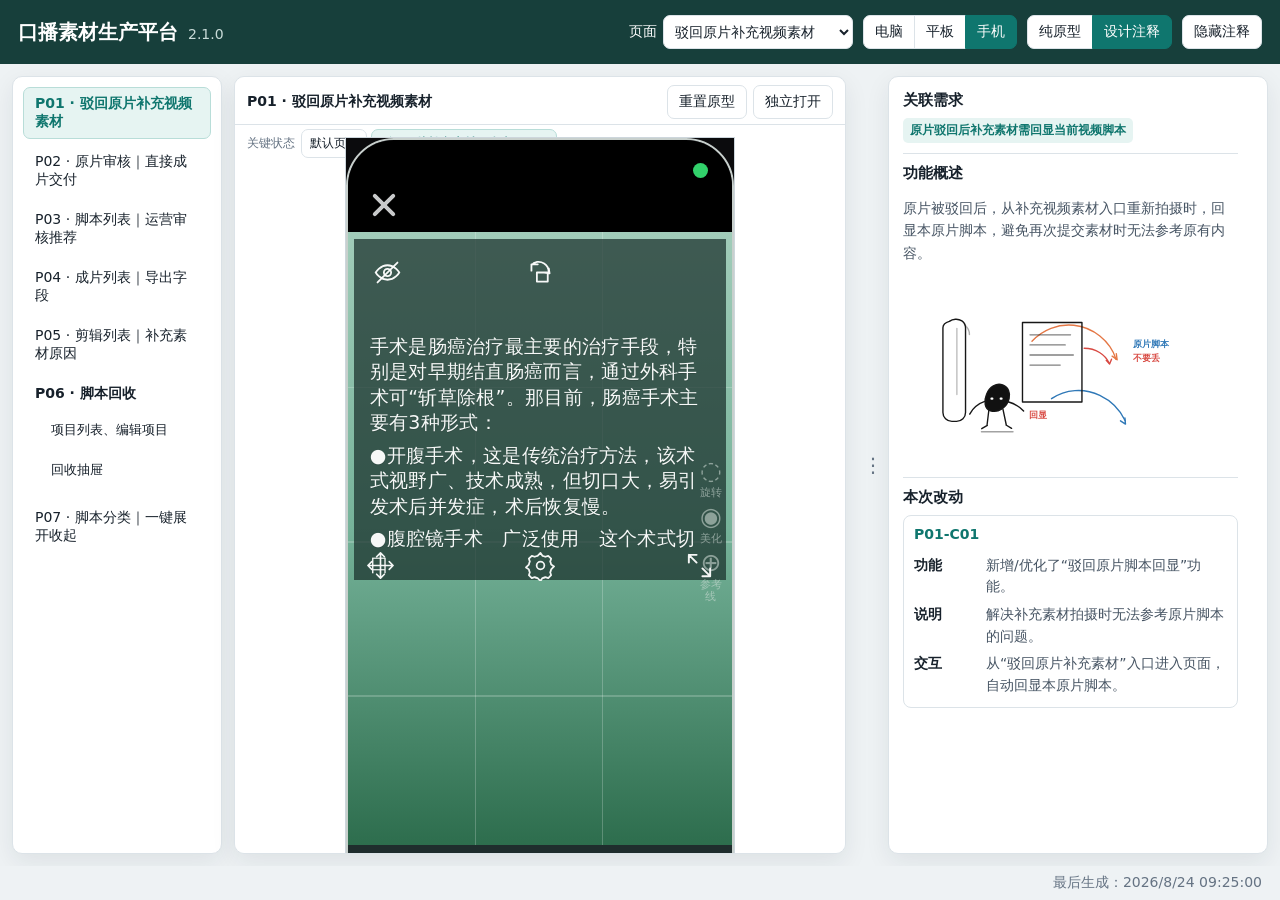
<file: index.html>
<!doctype html>
<html lang="zh-CN">
<head>
  <meta charset="utf-8">
  <meta name="viewport" content="width=device-width, initial-scale=1">
  <meta http-equiv="refresh" content="0; url=prototype-index.html">
  <title>正在打开 HTML 业务原型</title>
  <style>body{margin:0;display:grid;min-height:100vh;place-items:center;color:#334155;background:#f1f5f9;font:14px/1.5 -apple-system,BlinkMacSystemFont,"Segoe UI",sans-serif}a{color:#0f766e}</style>
</head>
<body>
  <p>正在打开承载页；未跳转请<a href="prototype-index.html">点击进入 HTML 业务原型</a>。</p>
  <script>
    const target = new URL("./prototype-index.html", window.location.href);
    target.search = window.location.search;
    target.hash = window.location.hash;
    window.location.replace(target.href);
  </script>
</body>
</html>
</file>
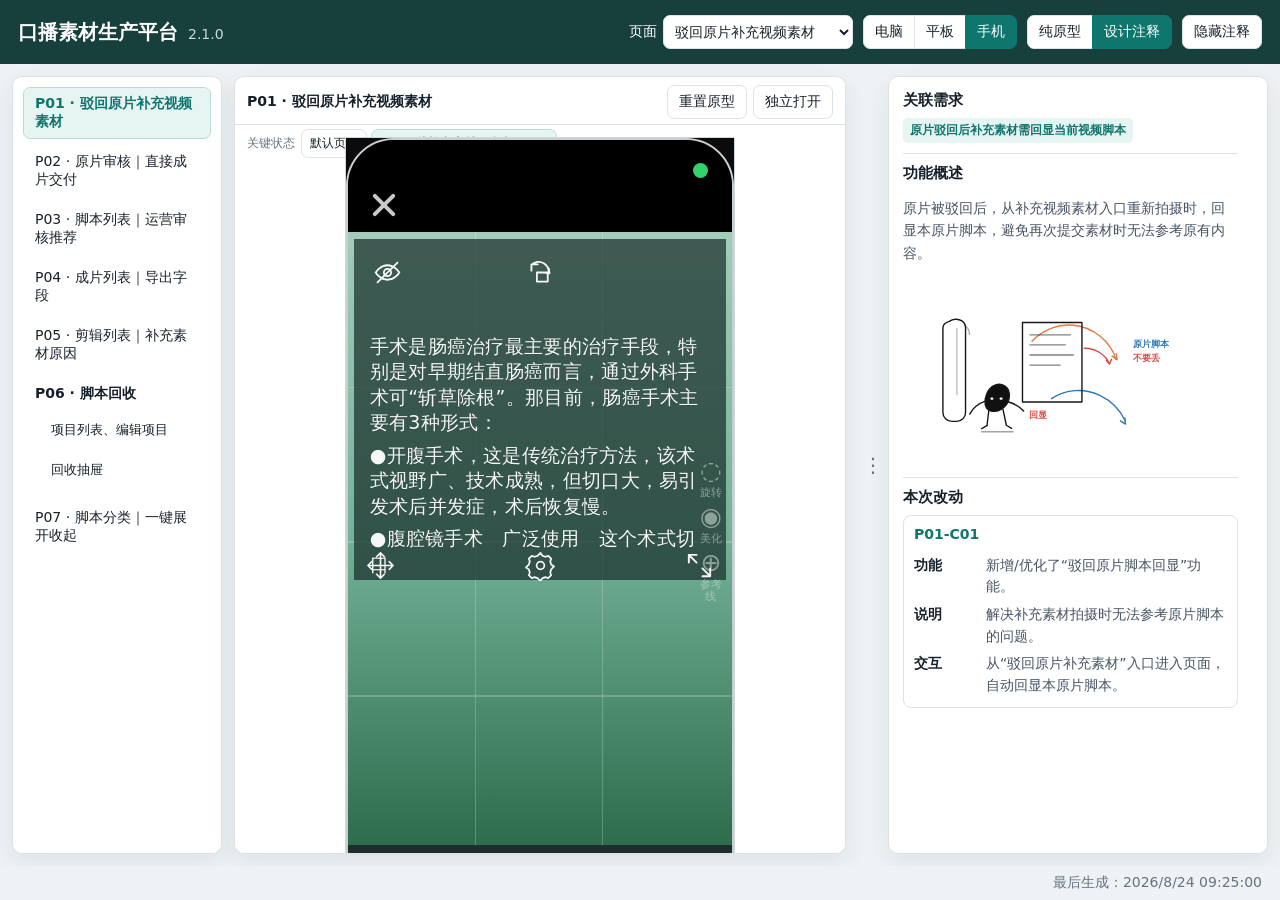
<file: prototype-index.html>
<!doctype html>
<html lang="zh-CN">
<head>
  <meta charset="utf-8">
  <meta name="viewport" content="width=device-width, initial-scale=1">
  <title>HTML 业务原型</title>
  <link rel="icon" href="data:,">
  <link rel="stylesheet" href="shared/frame.css?v=2.1.0">
</head>
<body>
  <header class="prototype-header">
    <div class="prototype-title">
      <strong id="project-name">HTML 原型</strong>
      <span id="project-version"></span>
    </div>
    <div class="prototype-controls" aria-label="原型控制">
      <label>页面 <select id="page-select" aria-label="切换页面"></select></label>
      <div class="segmented" aria-label="显示尺寸">
        <button type="button" data-viewport="desktop" aria-pressed="true">电脑</button>
        <button type="button" data-viewport="tablet" aria-pressed="false">平板</button>
        <button type="button" data-viewport="mobile" aria-pressed="false">手机</button>
      </div>
      <div class="segmented" aria-label="查看模式">
        <button type="button" data-mode="prototype" aria-pressed="false">纯原型</button>
        <button type="button" data-mode="annotation" aria-pressed="true">设计注释</button>
      </div>
      <button id="toggle-annotations" type="button" aria-controls="annotation-panel" aria-pressed="true">隐藏注释</button>
    </div>
  </header>

  <main class="prototype-layout">
    <nav id="page-nav" class="page-nav" aria-label="原型页面"></nav>

    <section class="prototype-stage" aria-label="原型画布">
      <div class="stage-toolbar">
        <strong id="current-page-title">当前页面</strong>
        <div id="scene-controls" class="scene-controls" hidden aria-label="子页面/弹窗切换"></div>
        <div class="stage-actions">
          <button id="reset-page" type="button">重置原型</button>
          <button id="open-page" type="button">独立打开</button>
        </div>
      </div>
      <div id="viewport-shell" class="viewport-shell" data-viewport="desktop">
        <iframe id="prototype-frame" title="业务原型页面"></iframe>
      </div>
    </section>

    <button id="annotation-resizer" class="annotation-resizer" type="button" aria-label="拖动调整注释区宽度" title="拖动调整注释区宽度"></button>

    <aside id="annotation-panel" class="annotation-panel" aria-label="设计说明">
      <section>
        <h2>关联需求</h2>
        <div id="page-requirements" class="requirement-list"></div>
      </section>
      <section>
        <h2>功能概述</h2>
        <p id="page-overview"></p>
        <p id="page-role" hidden></p>
        <img id="page-illustration" alt="" loading="lazy" decoding="async" fetchpriority="low" hidden>
      </section>
      <section id="page-flow-section" hidden>
        <h2>整体流程</h2>
        <div id="page-flow" class="flow-steps"></div>
      </section>
      <section>
        <h2>本次改动</h2>
        <div id="change-list"></div>
      </section>
    </aside>
  </main>

  <footer>最后生成：<time id="generated-at"></time></footer>
  <script src="prototype-data.js"></script>
  <script src="shared/frame.js?v=2.1.0"></script>
</body>
</html>
</file>
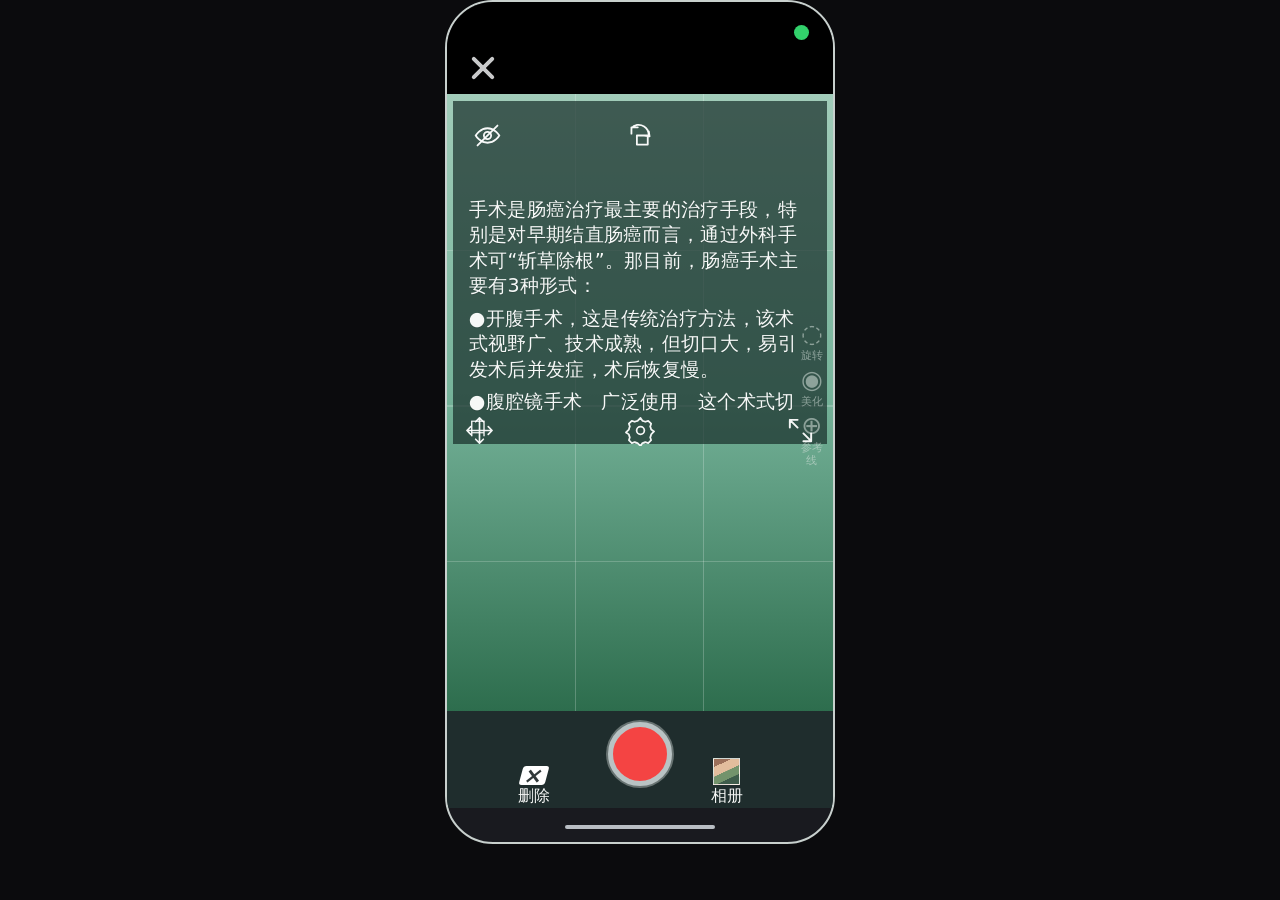
<file: pages/P01-rejected-source-supplement.html>
<!doctype html>
<html lang="zh-CN">
<head>
  <meta charset="utf-8">
  <meta name="viewport" content="width=device-width, initial-scale=1, viewport-fit=cover">
  <link rel="icon" href="data:,">
  <title>补充视频素材｜原片脚本回显</title>
  <style>
    :root {
      --phone-width: 390px;
      --ink: #f6f8f7;
      --green: #77b69a;
      --green-deep: #316f52;
      --green-panel: rgba(25, 48, 43, .72);
      --black: #080808;
      --control: #1f2d2d;
      --red: #f44443;
    }

    * { box-sizing: border-box; }
    html, body { min-height: 100%; }
    body {
      min-height: 100vh;
      margin: 0;
      overflow-x: hidden;
      overflow-y: auto;
      background: #0b0b0d;
      color: var(--ink);
      font-family: "Microsoft YaHei", "PingFang SC", system-ui, sans-serif;
    }

    button { font: inherit; }
    button:focus-visible { outline: 3px solid #f2b84b; outline-offset: 3px; }

    .phone {
      position: relative;
      width: min(var(--phone-width), 100%);
      height: auto;
      aspect-ratio: 390 / 844;
      min-height: 620px;
      margin: 0 auto;
      overflow: hidden;
      background: #191a1f;
      border: 2px solid #c8d0cd;
      border-radius: 48px;
      box-shadow: 0 1px 0 rgba(255,255,255,.32) inset;
      isolation: isolate;
    }

    .top-black {
      position: absolute;
      inset: 0 0 auto;
      z-index: 3;
      height: 11%;
      background: #000;
    }

    .green-dot {
      position: absolute;
      top: 25%;
      right: 6.2%;
      width: 15px;
      height: 15px;
      border-radius: 50%;
      background: #32d16b;
    }

    .close-button {
      position: absolute;
      top: 56%;
      left: 5.4%;
      width: 26px;
      height: 26px;
      padding: 0;
      border: 0;
      background: transparent;
      color: transparent;
      cursor: pointer;
    }
    .close-button::before, .close-button::after {
      content: "";
      position: absolute;
      top: 12px;
      left: 0;
      width: 30px;
      height: 4px;
      border-radius: 3px;
      background: #c8c9ca;
    }
    .close-button::before { transform: rotate(45deg); }
    .close-button::after { transform: rotate(-45deg); }

    .work-area {
      position: absolute;
      inset: 11% 0 15%;
      overflow: hidden;
      background-color: var(--green);
      background-image:
        linear-gradient(90deg, transparent 0 33.18%, rgba(255,255,255,.22) 33.18% 33.42%, transparent 33.42% 66.26%, rgba(255,255,255,.22) 66.26% 66.5%, transparent 66.5%),
        linear-gradient(0deg, transparent 0 24.7%, rgba(255,255,255,.2) 24.7% 25%, transparent 25% 49.7%, rgba(255,255,255,.2) 49.7% 50%, transparent 50% 74.7%, rgba(255,255,255,.2) 74.7% 75%, transparent 75%),
        linear-gradient(180deg, #a1ccb9 0%, #76b39a 48%, #2c6c4c 100%);
    }

    .canvas-toolbar {
      position: absolute;
      top: 4.2%;
      left: 0;
      right: 0;
      z-index: 2;
      display: flex;
      align-items: center;
      justify-content: space-between;
      padding: 0 6.5%;
    }
    .canvas-tool {
      display: grid;
      width: 30px;
      height: 30px;
      padding: 0;
      place-items: center;
      border: 0;
      background: transparent;
      color: rgba(255,255,255,.96);
      cursor: pointer;
    }
    .canvas-tool.center { position: absolute; left: 50%; margin-left: 0; transform: translateX(-50%); }
    .canvas-tool svg { width: 29px; height: 29px; overflow: visible; }

    .script-panel {
      position: absolute;
      top: 1.1%;
      left: 1.55%;
      right: 1.55%;
      height: 55.2%;
      z-index: 1;
      overflow: hidden;
      padding: 24.8% 4.1% 4.2%;
      background: var(--green-panel);
      color: var(--ink);
      transition: background .18s ease, opacity .18s ease;
    }
    .script-panel.is-hidden { opacity: .08; }
    .script-panel.is-highlighted { animation: outline-pulse 1.2s ease both; }
    .script-copy {
      margin: 0;
      font-size: clamp(16px, 4.9vw, 19px);
      font-weight: 500;
      line-height: 1.34;
      letter-spacing: .3px;
      text-shadow: 0 1px 0 rgba(0,0,0,.12);
    }
    .script-copy p { margin: 0 0 7px; }
    .script-copy p:last-child { margin-bottom: 0; }

    .tool-rail {
      position: absolute;
      top: 36.5%;
      right: 1.6%;
      z-index: 3;
      display: grid;
      gap: 5px;
      width: 30px;
      color: rgba(215,225,220,.55);
      text-align: center;
    }
    .rail-icon { font-size: 25px; line-height: 1; }
    .rail-label { margin-top: -1px; font-size: 11px; line-height: 1.1; }

    .canvas-actions {
      position: absolute;
      right: 4.4%;
      top: 51.5%;
      left: 4.4%;
      z-index: 4;
      display: flex;
      align-items: center;
      justify-content: space-between;
    }
    .canvas-action {
      width: 31px;
      height: 31px;
      padding: 0;
      border: 0;
      background: transparent;
      color: rgba(255,255,255,.95);
      cursor: pointer;
    }
    .canvas-action svg { width: 31px; height: 31px; }

    .capture-bar {
      position: absolute;
      right: 0;
      bottom: 4%;
      left: 0;
      z-index: 5;
      height: 11.6%;
      background: var(--control);
    }
    .capture-action {
      position: absolute;
      bottom: 5%;
      display: flex;
      flex-direction: column;
      align-items: center;
      gap: 3px;
      min-width: 58px;
      padding: 0;
      border: 0;
      background: transparent;
      color: #f7f8f7;
      cursor: pointer;
    }
    .capture-action.delete { left: 15%; }
    .capture-action.album { right: 20%; }
    .capture-action small { font-size: 16px; line-height: 1; }
    .delete-icon {
      display: grid;
      width: 26px;
      height: 19px;
      place-items: center;
      color: #31393a;
      background: #fff;
      border-radius: 3px;
      font-size: 22px;
      font-weight: 800;
      line-height: 18px;
      transform: skew(-15deg);
    }
    .album-thumb {
      width: 27px;
      height: 27px;
      border: 1px solid rgba(255,255,255,.75);
      background: linear-gradient(155deg, #9c705a 0 22%, #e2bd9d 22% 48%, #73936c 49% 72%, #3e5c4b 73%);
    }

    .record-button {
      position: absolute;
      top: 11%;
      left: 50%;
      width: 64px;
      height: 64px;
      padding: 0;
      border: 5px solid #b9c3c4;
      border-radius: 50%;
      background: var(--red);
      box-shadow: 0 0 0 2px rgba(240,245,243,.35);
      color: transparent;
      cursor: pointer;
      transform: translateX(-50%);
    }
    .record-button.is-recording { background: #36bd72; }
    .record-button::after { content: ""; position: absolute; inset: 19px; border-radius: 3px; background: rgba(255,255,255,.9); opacity: 0; }
    .record-button.is-recording::after { opacity: 1; }

    .home-indicator {
      position: absolute;
      right: 50%;
      bottom: 1.5%;
      z-index: 6;
      width: 150px;
      height: 4px;
      border-radius: 4px;
      background: #b9bec4;
      transform: translateX(50%);
    }

    .toast {
      position: absolute;
      right: 50%;
      bottom: 17.5%;
      z-index: 12;
      max-width: 78%;
      padding: 8px 11px;
      border-radius: 7px;
      background: rgba(16,22,21,.86);
      color: #fff;
      font-size: 12px;
      opacity: 0;
      pointer-events: none;
      transform: translate(50%, 8px);
      transition: opacity .18s ease, transform .18s ease;
    }
    .toast.show { opacity: 1; transform: translate(50%, 0); }

    .script-status {
      position: absolute;
      width: 1px;
      height: 1px;
      overflow: hidden;
      clip: rect(0 0 0 0);
      white-space: nowrap;
    }
    .settings-popover {
      position: absolute;
      right: 9%;
      bottom: 9%;
      z-index: 11;
      width: 176px;
      padding: 10px;
      border: 1px solid rgba(255,255,255,.4);
      border-radius: 8px;
      background: rgba(21,40,36,.95);
      color: #f3f7f5;
      font-size: 12px;
      line-height: 1.5;
      box-shadow: 0 6px 20px rgba(0,0,0,.18);
    }
    .settings-popover[hidden] { display: none; }
    .settings-popover strong { display: block; margin-bottom: 4px; color: #79d1ff; }

    @keyframes outline-pulse {
      0%, 100% { box-shadow: inset 0 0 0 0 rgba(241, 182, 65, 0); }
      40% { box-shadow: inset 0 0 0 4px rgba(241, 182, 65, .95); }
    }

    @media (max-width: 330px) {
      .phone { border-radius: 35px; }
      .script-copy { font-size: 16px; }
      .capture-action.album { right: 15%; }
    }
  </style>
</head>
<body>
  <main class="phone" data-page-root data-state-id="P01-S01" aria-label="补充视频素材页面">
    <section class="top-black" aria-label="顶部工具栏">
      <span class="green-dot" aria-label="录制状态正常"></span>
      <button class="close-button" id="closeButton" type="button" aria-label="关闭补充素材页面">关闭</button>
    </section>

    <section class="work-area" aria-label="脚本录制画面">
      <div class="canvas-toolbar" aria-label="画布工具">
        <button class="canvas-tool" id="visibilityButton" type="button" aria-label="隐藏或显示脚本">
          <svg viewBox="0 0 32 32" aria-hidden="true">
            <path d="M3 16s4.6-8 13-8 13 8 13 8-4.6 8-13 8S3 16 3 16Z" fill="none" stroke="currentColor" stroke-width="2"/>
            <circle cx="16" cy="16" r="4" fill="none" stroke="currentColor" stroke-width="2"/>
            <path d="M5 27 27 5" fill="none" stroke="currentColor" stroke-width="2" stroke-linecap="round"/>
          </svg>
        </button>
        <button class="canvas-tool center" id="rotateButton" type="button" aria-label="旋转画布">
          <svg viewBox="0 0 32 32" aria-hidden="true">
            <path d="M6 14V7h7M6 8c3-4 9-5 14-2 3 2 5 5 5 9" fill="none" stroke="currentColor" stroke-width="2" stroke-linecap="round" stroke-linejoin="round"/>
            <path d="m25 11 1 6-6-1M12 16h12v10H12z" fill="none" stroke="currentColor" stroke-width="2" stroke-linejoin="round"/>
          </svg>
        </button>
      </div>

      <section class="script-panel" id="scriptPanel" data-change-id="P01-C01" aria-label="原片脚本回显区域">
        <div class="script-copy" id="scriptCopy">
          <p>手术是肠癌治疗最主要的治疗手段，特别是对早期结直肠癌而言，通过外科手术可“斩草除根”。那目前，肠癌手术主要有3种形式：</p>
          <p>●开腹手术，这是传统治疗方法，该术式视野广、技术成熟，但切口大，易引发术后并发症，术后恢复慢。</p>
          <p>●腹腔镜手术　广泛使用　这个术式切口</p>
        </div>
      </section>

      <div class="tool-rail" aria-hidden="true">
        <span class="rail-icon">◌</span><span class="rail-label">旋转</span>
        <span class="rail-icon">◉</span><span class="rail-label">美化</span>
        <span class="rail-icon">⊕</span><span class="rail-label">参考线</span>
      </div>

      <div class="canvas-actions" aria-label="画布快捷操作">
        <button class="canvas-action" id="moveButton" type="button" aria-label="移动画布">
          <svg viewBox="0 0 32 32" aria-hidden="true">
            <path d="M16 3v26M3 16h26M16 3l-4 4M16 3l4 4M16 29l-4-4M16 29l4-4M3 16l4-4M3 16l4 4M29 16l-4-4M29 16l-4 4" fill="none" stroke="currentColor" stroke-width="1.7" stroke-linecap="round" stroke-linejoin="round"/>
          </svg>
        </button>
        <button class="canvas-action" id="settingsButton" type="button" aria-label="打开脚本设置">
          <svg viewBox="0 0 32 32" aria-hidden="true">
            <path d="m16 3 2 3a10 10 0 0 1 3 1l3-1 3 3-1 3a10 10 0 0 1 1 3l3 2-3 3a10 10 0 0 1-1 3l1 3-3 3-3-1a10 10 0 0 1-3 1l-2 3-3-3a10 10 0 0 1-3-1l-3 1-3-3 1-3a10 10 0 0 1-1-3l-3-2 3-3a10 10 0 0 1 1-3l-1-3 3-3 3 1a10 10 0 0 1 3-1Z" fill="none" stroke="currentColor" stroke-width="1.8" stroke-linejoin="round"/>
            <circle cx="16" cy="16" r="4" fill="none" stroke="currentColor" stroke-width="1.8"/>
          </svg>
        </button>
        <button class="canvas-action" id="expandButton" type="button" aria-label="展开画布">
          <svg viewBox="0 0 32 32" aria-hidden="true"><path d="M5 13V5h8M5 5l8 8M27 19v8h-8M27 27l-8-8" fill="none" stroke="currentColor" stroke-width="2" stroke-linecap="round" stroke-linejoin="round"/></svg>
        </button>
      </div>
    </section>

    <section class="capture-bar" aria-label="拍摄操作栏">
      <button class="capture-action delete" id="deleteButton" type="button" aria-label="删除当前片段">
        <span class="delete-icon" aria-hidden="true">×</span><small>删除</small>
      </button>
      <button class="record-button" id="recordButton" type="button" aria-label="开始录制">开始录制</button>
      <button class="capture-action album" id="albumButton" type="button" aria-label="打开相册">
        <span class="album-thumb" aria-hidden="true"></span><small>相册</small>
      </button>
    </section>

    <div class="settings-popover" id="settingsPopover" hidden>
      <strong>原片脚本已回显</strong>
      从“驳回原片补充素材”入口进入后，继续使用本原片脚本拍摄补充素材。
    </div>
    <p class="script-status" id="scriptStatus" role="status" aria-live="polite">当前脚本已回显</p>
    <div class="toast" id="toast" role="status" aria-live="polite"></div>
    <div class="home-indicator" aria-hidden="true"></div>
  </main>

  <script>
    (() => {
      const pageId = 'P01'
      const defaultScenario = 'P01-S01'
      const root = document.querySelector('[data-page-root]')
      const scriptPanel = document.querySelector('#scriptPanel')
      const scriptStatus = document.querySelector('#scriptStatus')
      const toast = document.querySelector('#toast')
      const settingsPopover = document.querySelector('#settingsPopover')
      const visibilityButton = document.querySelector('#visibilityButton')
      const recordButton = document.querySelector('#recordButton')
      const params = new URLSearchParams(window.location.search)
      let scenarioId = params.get('prototypeScenario') || defaultScenario
      let toastTimer = 0

      const send = (message) => {
        if (window.parent !== window) window.parent.postMessage(message, '*')
      }

      const notify = (message) => {
        toast.textContent = message
        toast.classList.add('show')
        window.clearTimeout(toastTimer)
        toastTimer = window.setTimeout(() => toast.classList.remove('show'), 1800)
      }

      const applyScenario = (nextScenario, report = true) => {
        scenarioId = nextScenario || defaultScenario
        root.dataset.stateId = scenarioId
        const visible = scenarioId === defaultScenario
        scriptPanel.classList.toggle('is-hidden', !visible)
        scriptStatus.textContent = visible ? '当前脚本已回显' : '当前脚本状态已切换'
        if (report) send({ type: 'prototype:state-changed', pageId, scenarioId })
      }

      const reset = () => {
        applyScenario(defaultScenario, false)
        settingsPopover.hidden = true
        recordButton.classList.remove('is-recording')
        recordButton.setAttribute('aria-label', '开始录制')
      }

      window.addEventListener('message', (event) => {
        const message = event.data || {}
        if (message.type === 'prototype:scenario') applyScenario(message.scenarioId || defaultScenario)
        if (message.type === 'prototype:reset') reset()
        if (message.type === 'prototype:set-mode') root.dataset.mode = message.mode || 'prototype'
        if (message.type === 'prototype:highlight') {
          const target = document.querySelector(`[data-change-id="${message.changeId || ''}"]`)
          if (!target) {
            send({ type: 'prototype:highlight-result', pageId, changeId: message.changeId, success: false, message: '未找到脚本回显区域' })
            return
          }
          target.classList.remove('is-highlighted')
          void target.offsetWidth
          target.classList.add('is-highlighted')
          target.scrollIntoView({ block: 'center', behavior: 'smooth' })
          send({ type: 'prototype:highlight-result', pageId, changeId: message.changeId, success: true })
        }
      })

      visibilityButton.addEventListener('click', () => {
        const hidden = scriptPanel.classList.toggle('is-hidden')
        visibilityButton.setAttribute('aria-label', hidden ? '显示脚本' : '隐藏脚本')
        scriptStatus.textContent = hidden ? '脚本已隐藏' : '当前脚本已回显'
        notify(hidden ? '脚本已隐藏' : '原片脚本已回显')
      })
      document.querySelector('#rotateButton').addEventListener('click', () => notify('已旋转预览画布'))
      document.querySelector('#moveButton').addEventListener('click', () => notify('可拖动画布调整脚本位置'))
      document.querySelector('#expandButton').addEventListener('click', () => notify('已展开画布预览'))
      document.querySelector('#closeButton').addEventListener('click', () => notify('已退出补充素材页面'))
      document.querySelector('#deleteButton').addEventListener('click', () => notify('当前片段已标记为删除'))
      document.querySelector('#albumButton').addEventListener('click', () => notify('打开相册选择补充视频'))
      document.querySelector('#settingsButton').addEventListener('click', () => {
        settingsPopover.hidden = !settingsPopover.hidden
        if (!settingsPopover.hidden) notify('脚本回显状态已确认')
      })
      recordButton.addEventListener('click', () => {
        const recording = recordButton.classList.toggle('is-recording')
        recordButton.setAttribute('aria-label', recording ? '停止录制' : '开始录制')
        notify(recording ? '正在录制补充视频素材' : '录制片段已保存')
      })

      applyScenario(scenarioId, false)
      send({ type: 'prototype:page-ready', pageId, scenarioId })
    })()
  </script>
</body>
</html>
</file>
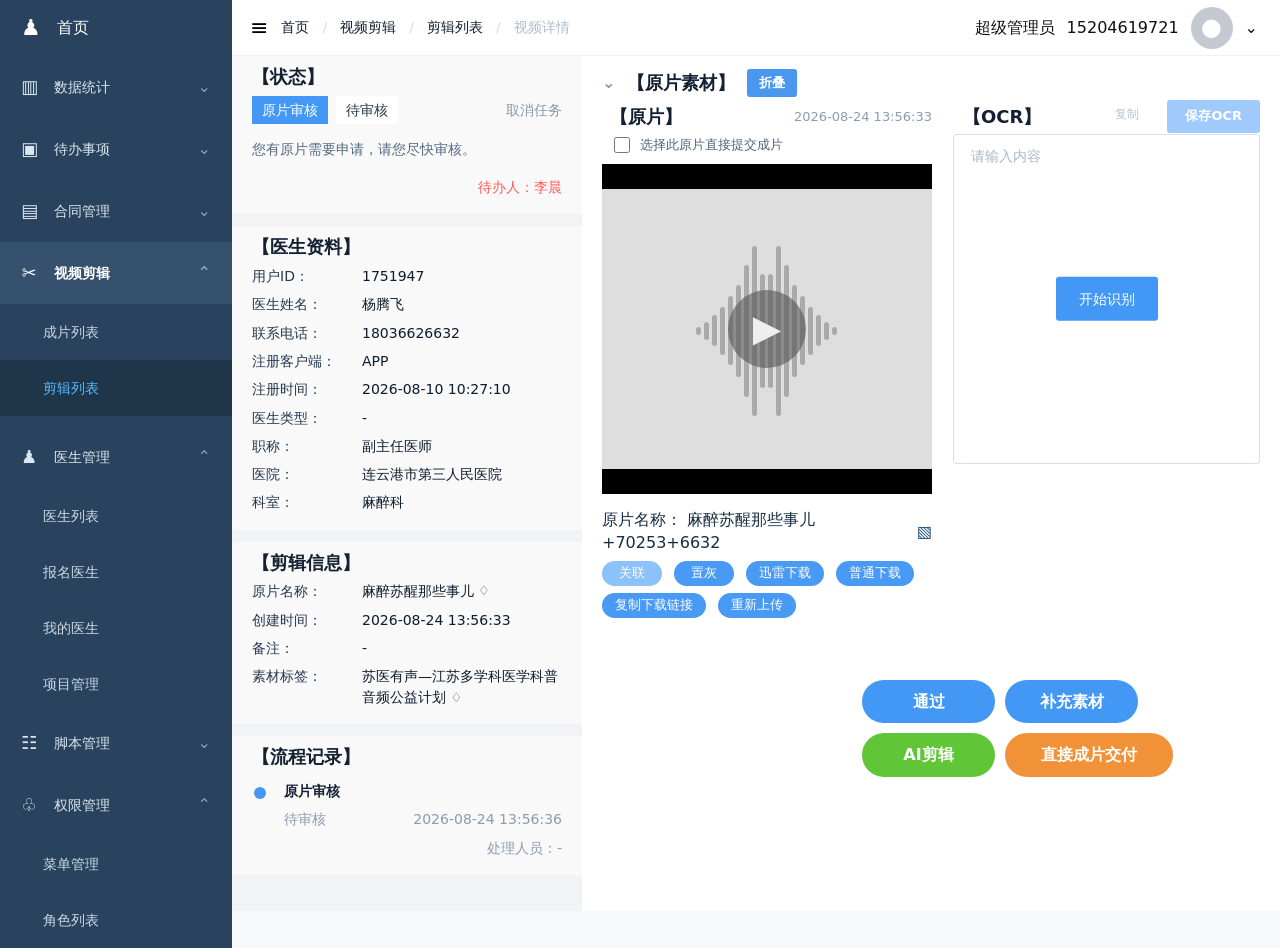
<file: pages/P02-direct-delivery-review.html>
<!doctype html>
<html lang="zh-CN">
<head>
  <meta charset="utf-8">
  <meta name="viewport" content="width=device-width, initial-scale=1">
  <link rel="icon" href="data:,">
  <title>视频详情｜直接成片交付</title>
  <style>
    :root { --nav:#29435e; --nav-deep:#1f354a; --blue:#4398f5; --green:#61c637; --orange:#f29238; --line:#edf0f3; --text:#132033; --muted:#7e91a7; }
    * { box-sizing:border-box; }
    html,body { min-height:100%; }
    body { margin:0; min-width:1180px; color:var(--text); background:#f7f8fa; font:14px/1.45 "Microsoft YaHei","PingFang SC",system-ui,sans-serif; }
    button,input { font:inherit; }
    button { cursor:pointer; }
    button:focus-visible,input:focus-visible { outline:3px solid rgba(242,146,56,.35); outline-offset:2px; }
    .app { display:grid; grid-template-columns:232px minmax(0,1fr); min-height:100vh; }
    .sidebar { min-height:100vh; color:#dbe6f0; background:var(--nav); }
    .brand { display:flex; align-items:center; height:56px; padding:0 21px; gap:16px; color:#fff; font-size:16px; }
    .brand b { font-size:22px; font-weight:400; }
    .nav-item,.nav-child { display:flex; align-items:center; min-height:62px; padding:0 21px; gap:17px; color:#dbe6f0; text-decoration:none; }
    .nav-item .icon { width:16px; text-align:center; font-size:18px; }
    .nav-item .chev { margin-left:auto; color:#88a0b7; font-size:16px; }
    .nav-item.active { color:#fff; background:#36516d; font-weight:700; }
    .nav-child { min-height:56px; padding-left:43px; color:#cbd9e6; font-size:14px; }
    .nav-child.active { color:#59b8ff; background:var(--nav-deep); }
    .nav-gap { height:10px; }
    .main-shell { min-width:0; }
    .topbar { display:flex; align-items:center; justify-content:space-between; height:56px; padding:0 22px 0 18px; background:#fff; border-bottom:1px solid #f0f1f3; }
    .breadcrumb { display:flex; align-items:center; gap:13px; color:#111e2e; font-size:14px; }
    .menu { padding:0; border:0; background:transparent; font-size:22px; }
    .breadcrumb .slash { color:#d4dbe3; }
    .breadcrumb .muted { color:#aebbd0; }
    .account { display:flex; align-items:center; gap:12px; color:#111; font-size:16px; }
    .avatar { display:grid; width:42px; height:42px; place-items:center; border-radius:50%; color:#fff; background:#c4c9d1; font-size:24px; }
    .layout { display:grid; grid-template-columns:396px minmax(0,1fr); min-height:calc(100vh - 56px); }
    .info-rail { padding:0 0 24px; background:#f2f3f5; }
    .info-card { margin-bottom:12px; padding:10px 20px 17px; background:rgba(255,255,255,.55); }
    .info-card h2 { margin:0 0 8px; color:#142131; font-size:18px; line-height:1.2; }
    .state-row { display:flex; align-items:center; gap:8px; }
    .tab { padding:4px 10px; color:#26394d; background:#fff; font-size:14px; }
    .tab.selected { color:#fff; background:var(--blue); }
    .cancel { margin-left:auto; color:#8a98aa; }
    .subtle { margin:15px 0 18px; color:#53687f; }
    .pending { color:#ff5a57; text-align:right; }
    .kv { display:grid; grid-template-columns:110px minmax(0,1fr); row-gap:8px; margin:0; }
    .kv dt { color:#25384f; }
    .kv dd { margin:0; color:#0e1c2e; }
    .clip-title { display:inline-flex; align-items:center; gap:4px; max-width:235px; }
    .pencil { color:#1b4e77; font-size:13px; }
    .timeline { margin-top:13px; padding-left:2px; }
    .timeline-item { position:relative; padding-left:30px; min-height:69px; }
    .timeline-item::before { content:""; position:absolute; top:6px; left:0; width:12px; height:12px; border-radius:50%; background:var(--blue); }
    .timeline-item::after { content:""; position:absolute; top:18px; bottom:-5px; left:5px; width:1px; background:#dce4ed; }
    .timeline-item:last-child::after { display:none; }
    .timeline-name { font-weight:700; }
    .timeline-meta { display:flex; justify-content:space-between; margin-top:8px; color:#8b9bb0; }
    .content { position:relative; padding:10px 20px 30px; background:#fff; }
    .source-heading { display:flex; align-items:center; gap:12px; min-height:34px; font-size:18px; font-weight:700; }
    .source-heading .fold { padding:5px 12px; border:0; border-radius:3px; color:#fff; background:#4997ef; font-size:13px; }
    .down { color:#8797a8; font-size:16px; }
    .source-grid { display:grid; grid-template-columns:366px minmax(0,1fr); gap:21px; margin-top:4px; }
    .source-label { margin:0 0 4px 8px; font-size:18px; font-weight:700; }
    .video-time { float:right; margin-top:-26px; color:#8b9caf; font-size:13px; font-weight:400; }
    .video-box { position:relative; height:366px; overflow:hidden; background:linear-gradient(#000 0 7.5%, #dedede 7.5% 92.5%, #000 92.5%); }
    .wave { position:absolute; top:23%; left:7%; width:86%; height:55%; display:flex; align-items:center; justify-content:center; gap:3px; }
    .wave i { display:block; width:5px; background:#aaa; border-radius:4px; }
    .wave i:nth-child(1),.wave i:nth-child(18){height:8px}.wave i:nth-child(2),.wave i:nth-child(17){height:18px}.wave i:nth-child(3),.wave i:nth-child(16){height:31px}.wave i:nth-child(4),.wave i:nth-child(15){height:48px}.wave i:nth-child(5),.wave i:nth-child(14){height:69px}.wave i:nth-child(6),.wave i:nth-child(13){height:92px}.wave i:nth-child(7),.wave i:nth-child(12){height:132px}.wave i:nth-child(8),.wave i:nth-child(11){height:170px}.wave i:nth-child(9),.wave i:nth-child(10){height:114px}
    .play { position:absolute; top:50%; left:50%; display:grid; width:78px; height:78px; place-items:center; border-radius:50%; color:#eee; background:rgba(82,82,82,.58); font-size:37px; transform:translate(-50%,-50%); }
    .source-name { display:flex; align-items:center; justify-content:space-between; margin-top:14px; color:#182d41; font-size:16px; }
    .file-icon { color:#1d4c73; }
    .pills { display:flex; flex-wrap:wrap; gap:7px 12px; margin-top:7px; }
    .pill { min-width:60px; padding:3px 13px; border:0; border-radius:15px; color:#fff; background:#489af4; font-size:13px; }
    .pill.muted { background:#8dc1fa; }
    .ocr-title { margin:0 0 4px 10px; font-size:18px; font-weight:700; }
    .ocr-title .save-ocr { float:right; margin-top:-4px; padding:7px 18px; border:0; border-radius:3px; color:#fff; background:#9fcafb; font-size:13px; }
    .ocr-title .copy { float:right; margin:2px 28px 0 0; color:#b8c4d4; font-size:12px; font-weight:400; }
    .ocr-panel { position:relative; height:366px; overflow:hidden; border:1px solid #d8dfe8; border-radius:3px; color:#aab7c7; }
    .ocr-placeholder { padding:11px 17px; }
    .ocr-button { position:absolute; top:50%; left:50%; padding:12px 23px; border:0; border-radius:3px; color:#fff; background:var(--blue); transform:translate(-50%,-50%); }
    .review-actions { display:flex; flex-wrap:wrap; gap:10px; margin-top:62px; padding-left:426px; }
    .action { min-width:133px; padding:10px 24px; border:0; border-radius:22px; color:#fff; background:var(--blue); font-size:16px; font-weight:700; }
    .action.ai { background:var(--green); }
    .action.direct { min-width:168px; background:var(--orange); }
    .delivery-notice { display:none; margin:22px 0 0 426px; padding:12px 15px; border:1px solid #bce7b5; border-radius:4px; color:#2f7d23; background:#f2fff0; }
    .delivery-notice.show { display:block; }
    .highlight { outline:3px solid #f2b84b; outline-offset:4px; animation:flash 1.3s ease both; }
    .more-sources { display:none; margin:10px 0 0 8px; padding:10px 12px; border:1px dashed #cbd7e5; border-radius:4px; color:#60758c; }
    .more-sources.show { display:block; }
    .source-check { display:inline-flex; align-items:center; gap:7px; margin:0 0 8px 8px; color:#4d6580; font-size:13px; font-weight:400; }
    .source-check input { width:16px; height:16px; accent-color:#489af4; }
    .additional-source { display:none; margin-top:20px; padding-top:18px; border-top:1px solid #edf1f5; }
    .additional-source.show { display:grid; }
    .source-grid.additional-source .video-box { height:210px; }
    .source-grid.additional-source .source-name { font-size:14px; }
    .toast { position:fixed; top:72px; left:50%; z-index:20; padding:10px 15px; border-radius:5px; color:#fff; background:rgba(28,40,54,.92); opacity:0; pointer-events:none; transform:translate(-50%,-8px); transition:.18s; }
    .toast.show { opacity:1; transform:translate(-50%,0); }
    .modal-backdrop { position:fixed; inset:0; z-index:30; display:grid; place-items:center; padding:24px; background:rgba(20,29,41,.48); }
    .modal-backdrop[hidden] { display:none; }
    .modal { width:min(670px,92vw); border-radius:8px; overflow:hidden; background:#fff; box-shadow:0 18px 54px rgba(12,23,36,.26); }
    .modal-head { display:flex; align-items:center; justify-content:space-between; padding:17px 20px; border-bottom:1px solid #e9edf2; }
    .modal-head h2 { margin:0; font-size:20px; }
    .modal-close { border:0; background:transparent; color:#8d9aa9; font-size:25px; }
    .modal-body { padding:18px 20px 14px; }
    .modal-intro { margin:0 0 13px; color:#657b90; }
    .source-option { display:flex; align-items:center; gap:13px; margin:9px 0; padding:12px; border:1px solid #e1e7ee; border-radius:5px; cursor:pointer; }
    .source-option:hover,.source-option.selected { border-color:#66aaf4; background:#f4f9ff; }
    .source-option input { width:17px; height:17px; accent-color:#489af4; }
    .source-thumb { width:54px; height:40px; background:linear-gradient(#111 0 16%,#d8d8d8 16% 84%,#111 84%); }
    .source-option strong { display:block; color:#253a4e; }
    .source-option small { display:block; margin-top:3px; color:#8b9cb0; }
    .route-note { margin-top:13px; padding:10px 12px; border-left:3px solid #f1a34d; color:#6e5a43; background:#fff8ef; line-height:1.6; }
    .error { min-height:20px; margin:10px 0 0; color:#ef5454; }
    .modal-foot { display:flex; justify-content:flex-end; gap:9px; padding:13px 20px; border-top:1px solid #edf0f3; }
    .modal-foot button { min-width:82px; padding:8px 16px; border:1px solid #dce3ea; border-radius:4px; background:#fff; color:#53687b; }
    .modal-foot .confirm { border-color:#f29238; color:#fff; background:#f29238; }
    .success-box { display:none; padding:28px 20px; text-align:center; }
    .success-box.show { display:block; }
    .success-icon { display:grid; width:48px; height:48px; margin:0 auto 12px; place-items:center; border-radius:50%; color:#fff; background:#61c637; font-size:28px; }
    .success-box h3 { margin:0 0 8px; font-size:20px; }
    .success-box p { margin:0; color:#688096; }
    .modal.is-success .selection-view { display:none; }
    .modal.is-success .success-box { display:block; }
    @keyframes flash { 0%,100%{outline-color:rgba(242,184,75,0)} 35%,70%{outline-color:#f2b84b} }
    @media (max-width:1380px) { .layout{grid-template-columns:350px minmax(0,1fr)} .review-actions{padding-left:260px}.delivery-notice{margin-left:260px}.source-grid{grid-template-columns:330px minmax(0,1fr)}.video-box,.ocr-panel{height:330px} }
  </style>
</head>
<body>
  <div class="app" data-page-root data-state-id="P02-S01">
    <aside class="sidebar" aria-label="主导航">
      <div class="brand"><b>♟</b><span>首页</span></div>
      <a class="nav-item" href="#"><span class="icon">▥</span><span>数据统计</span><span class="chev">⌄</span></a>
      <a class="nav-item" href="#"><span class="icon">▣</span><span>待办事项</span><span class="chev">⌄</span></a>
      <a class="nav-item" href="#"><span class="icon">▤</span><span>合同管理</span><span class="chev">⌄</span></a>
      <a class="nav-item active" href="#"><span class="icon">✂</span><span>视频剪辑</span><span class="chev">⌃</span></a>
      <a class="nav-child" href="#">成片列表</a><a class="nav-child active" href="#">剪辑列表</a>
      <div class="nav-gap"></div>
      <a class="nav-item" href="#"><span class="icon">♟</span><span>医生管理</span><span class="chev">⌃</span></a>
      <a class="nav-child" href="#">医生列表</a><a class="nav-child" href="#">报名医生</a><a class="nav-child" href="#">我的医生</a><a class="nav-child" href="#">项目管理</a>
      <a class="nav-item" href="#"><span class="icon">☷</span><span>脚本管理</span><span class="chev">⌄</span></a>
      <a class="nav-item" href="#"><span class="icon">♧</span><span>权限管理</span><span class="chev">⌃</span></a>
      <a class="nav-child" href="#">菜单管理</a><a class="nav-child" href="#">角色列表</a>
    </aside>
    <section class="main-shell">
      <header class="topbar"><div class="breadcrumb"><button class="menu" type="button" aria-label="菜单">≡</button><span>首页</span><span class="slash">/</span><span>视频剪辑</span><span class="slash">/</span><span>剪辑列表</span><span class="slash">/</span><span class="muted">视频详情</span></div><div class="account"><span>超级管理员</span><span>15204619721</span><span class="avatar">●</span><span>⌄</span></div></header>
      <main class="layout">
        <aside class="info-rail" aria-label="视频详情信息">
          <section class="info-card"><h2>【状态】</h2><div class="state-row"><span class="tab selected">原片审核</span><span class="tab">待审核</span><span class="cancel">取消任务</span></div><p class="subtle">您有原片需要申请，请您尽快审核。</p><div class="pending">待办人：李晨</div></section>
          <section class="info-card"><h2>【医生资料】</h2><dl class="kv"><dt>用户ID：</dt><dd>1751947</dd><dt>医生姓名：</dt><dd>杨腾飞</dd><dt>联系电话：</dt><dd>18036626632</dd><dt>注册客户端：</dt><dd>APP</dd><dt>注册时间：</dt><dd>2026-08-10 10:27:10</dd><dt>医生类型：</dt><dd>-</dd><dt>职称：</dt><dd>副主任医师</dd><dt>医院：</dt><dd>连云港市第三人民医院</dd><dt>科室：</dt><dd>麻醉科</dd></dl></section>
          <section class="info-card"><h2>【剪辑信息】</h2><dl class="kv"><dt>原片名称：</dt><dd><span class="clip-title">麻醉苏醒那些事儿 <span class="pencil">♢</span></span></dd><dt>创建时间：</dt><dd>2026-08-24 13:56:33</dd><dt>备注：</dt><dd>-</dd><dt>素材标签：</dt><dd>苏医有声—江苏多学科医学科普音频公益计划 <span class="pencil">♢</span></dd></dl></section>
          <section class="info-card"><h2>【流程记录】</h2><div class="timeline"><div class="timeline-item"><div class="timeline-name">原片审核</div><div class="timeline-meta"><span>待审核</span><span>2026-08-24 13:56:36</span></div><div class="timeline-meta"><span></span><span>处理人员：-</span></div></div></div></section>
        </aside>
        <section class="content" aria-label="原片审核工作区">
          <div class="source-heading"><span class="down">⌄</span><span>【原片素材】</span><button class="fold" id="foldButton" type="button">折叠</button></div>
          <div class="more-sources" id="moreSources">当前项目共 3 个原片。请在原片列表中勾选需要直接提交成片的一条原片。</div>
          <div class="source-grid">
            <section><h2 class="source-label">【原片】</h2><span class="video-time">2026-08-24 13:56:33</span><label class="source-check" data-change-id="P02-C02"><input class="source-select" type="checkbox" value="麻醉苏醒那些事儿+70253+6632"><span>选择此原片直接提交成片</span></label><div class="video-box"><div class="wave" aria-hidden="true"><i></i><i></i><i></i><i></i><i></i><i></i><i></i><i></i><i></i><i></i><i></i><i></i><i></i><i></i><i></i><i></i><i></i><i></i></div><span class="play">▶</span></div><div class="source-name"><span>原片名称： 麻醉苏醒那些事儿+70253+6632</span><span class="file-icon">▧</span></div><div class="pills"><button class="pill muted" type="button">关联</button><button class="pill" type="button">置灰</button><button class="pill" type="button">迅雷下载</button><button class="pill" type="button">普通下载</button><button class="pill" type="button">复制下载链接</button><button class="pill" type="button">重新上传</button></div></section>
            <section><h2 class="ocr-title">【OCR】<span class="save-ocr">保存OCR</span><span class="copy">复制</span></h2><div class="ocr-panel"><div class="ocr-placeholder">请输入内容</div><button class="ocr-button" type="button">开始识别</button></div></section>
          </div>
          <div class="source-grid additional-source" id="additionalSourceOne"><section><h2 class="source-label">【原片】</h2><span class="video-time">2026-08-24 14:02:18</span><label class="source-check"><input class="source-select" type="checkbox" value="肠癌手术治疗方式讲解+70253+6633"><span>选择此原片直接提交成片</span></label><div class="video-box"><div class="wave" aria-hidden="true"><i></i><i></i><i></i><i></i><i></i><i></i><i></i><i></i><i></i><i></i><i></i><i></i></div><span class="play">▶</span></div><div class="source-name"><span>原片名称： 肠癌手术治疗方式讲解+70253+6633</span><span class="file-icon">▧</span></div></section></div>
          <div class="source-grid additional-source" id="additionalSourceTwo"><section><h2 class="source-label">【原片】</h2><span class="video-time">2026-08-24 14:05:44</span><label class="source-check"><input class="source-select" type="checkbox" value="术后护理要点+70253+6634"><span>选择此原片直接提交成片</span></label><div class="video-box"><div class="wave" aria-hidden="true"><i></i><i></i><i></i><i></i><i></i><i></i><i></i><i></i><i></i><i></i></div><span class="play">▶</span></div><div class="source-name"><span>原片名称： 术后护理要点+70253+6634</span><span class="file-icon">▧</span></div></section></div>
          <div class="review-actions" data-change-id="P02-C01"><button class="action" id="passButton" type="button">通过</button><button class="action" id="supplementButton" type="button">补充素材</button><button class="action ai" id="aiButton" type="button">AI剪辑</button><button class="action direct" id="directDeliveryButton" type="button">直接成片交付</button></div>
          <div class="delivery-notice" id="deliveryNotice" data-state-id="P02-S03">已提交成片：所选原片将直接交付，已跳过文案与 AI 剪辑环节。</div>
        </section>
      </main>
    </section>
  </div>
  <div class="toast" id="toast" role="status" aria-live="polite"></div>
  <div class="modal-backdrop" id="deliveryModal" data-state-id="P02-S02" hidden>
    <section class="modal" aria-modal="true" role="dialog" aria-labelledby="modalTitle">
      <header class="modal-head"><h2 id="modalTitle">请选择提交的原片</h2><button class="modal-close" id="closeModal" type="button" aria-label="关闭">×</button></header>
      <div class="modal-body selection-view"><p class="modal-intro">该项目仅需原片审核。请选择一条原片后，系统将直接交付成片，不进入文案与 AI 剪辑环节。</p>
        <label class="source-option"><input type="radio" name="source" value="麻醉苏醒那些事儿+70253+6632"><span class="source-thumb"></span><span><strong>麻醉苏醒那些事儿+70253+6632</strong><small>时长 01:12 · 当前原片</small></span></label>
        <label class="source-option"><input type="radio" name="source" value="肠癌手术治疗方式讲解+70253+6633"><span class="source-thumb"></span><span><strong>肠癌手术治疗方式讲解+70253+6633</strong><small>时长 01:46 · 待审核原片</small></span></label>
        <label class="source-option"><input type="radio" name="source" value="术后护理要点+70253+6634"><span class="source-thumb"></span><span><strong>术后护理要点+70253+6634</strong><small>时长 00:58 · 待审核原片</small></span></label>
        <div class="route-note" data-change-id="P02-C04">特殊流转：本项目没有文案和剪辑人员参与；如原片审核驳回，将直接退回编辑组长或剪辑组长处理。</div><p class="error" id="selectionError"></p>
      </div>
      <div class="success-box" data-change-id="P02-C03"><div class="success-icon">✓</div><h3>已提交成片交付</h3><p id="successText">所选原片已直接交付成片。</p></div>
      <footer class="modal-foot"><button id="cancelModal" type="button">取消</button><button class="confirm" id="confirmDelivery" type="button" data-change-id="P02-C02">确认交付</button></footer>
    </section>
  </div>
  <script>
    (() => {
      const pageId = 'P02'; const defaultScenario = 'P02-S01';
      const root = document.querySelector('[data-page-root]'); const modal = document.querySelector('#deliveryModal'); const modalCard = modal.querySelector('.modal');
      const notice = document.querySelector('#deliveryNotice'); const error = document.querySelector('#selectionError'); const toast = document.querySelector('#toast'); const successText = document.querySelector('#successText');
      const params = new URLSearchParams(location.search); let scenarioId = params.get('prototypeScenario') || defaultScenario; let timer = 0;
      const send = (message) => { if (window.parent !== window) window.parent.postMessage(message, '*'); };
      const notify = (message) => { toast.textContent = message; toast.classList.add('show'); clearTimeout(timer); timer = setTimeout(() => toast.classList.remove('show'), 1800); };
      const clearSelection = () => { document.querySelectorAll('input[name="source"], .source-select').forEach((input) => { input.checked = false; input.closest('.source-option')?.classList.remove('selected'); }); error.textContent = ''; };
      const showModal = () => { modal.hidden = false; modalCard.classList.remove('is-success'); };
      const hideModal = () => { modal.hidden = true; clearSelection(); };
      const applyScenario = (next, report = true) => { scenarioId = next || defaultScenario; root.dataset.stateId = scenarioId; notice.classList.remove('show'); hideModal(); if (scenarioId === 'P02-S02') { document.querySelector('#moreSources').classList.add('show'); document.querySelectorAll('.additional-source').forEach((item) => item.classList.add('show')); document.querySelector('#foldButton').textContent = '收起'; } if (scenarioId === 'P02-S03') { notice.classList.add('show'); } if (report) send({type:'prototype:state-changed',pageId,scenarioId}); };
      const reset = () => { applyScenario(defaultScenario, false); document.querySelector('#directDeliveryButton').disabled = false; document.querySelector('#directDeliveryButton').textContent = '直接成片交付'; };
      document.querySelector('#directDeliveryButton').addEventListener('click', () => { const selected = document.querySelector('.source-select:checked'); if (!selected) { notify('请选择提交的原片'); return; } notice.textContent = `已提交成片：${selected.value} 已直接交付，已跳过文案与 AI 剪辑环节。`; notice.classList.add('show'); root.dataset.stateId = 'P02-S03'; scenarioId = 'P02-S03'; document.querySelector('#directDeliveryButton').disabled = true; document.querySelector('#directDeliveryButton').textContent = '已提交成片'; send({type:'prototype:state-changed',pageId,scenarioId}); });
      document.querySelector('#closeModal').addEventListener('click', hideModal); document.querySelector('#cancelModal').addEventListener('click', hideModal);
      document.querySelector('#foldButton').addEventListener('click', () => { const list = document.querySelector('#moreSources'); list.classList.toggle('show'); document.querySelectorAll('.additional-source').forEach((item) => item.classList.toggle('show', list.classList.contains('show'))); document.querySelector('#foldButton').textContent = list.classList.contains('show') ? '收起' : '折叠'; });
      document.querySelectorAll('.source-select').forEach((input) => input.addEventListener('change', () => { if (input.checked) document.querySelectorAll('.source-select').forEach((other) => { if (other !== input) other.checked = false; }); }));
      document.querySelectorAll('input[name="source"]').forEach((input) => input.addEventListener('change', () => { document.querySelectorAll('.source-option').forEach((item) => item.classList.toggle('selected', item.querySelector('input').checked)); error.textContent = ''; }));
      document.querySelector('#confirmDelivery').addEventListener('click', () => { const selected = document.querySelector('input[name="source"]:checked'); if (!selected) { error.textContent = '请先选择一个原片后再提交成片。'; return; } successText.textContent = `“${selected.value}”已直接交付成片，已跳过文案与 AI 剪辑。`; modalCard.classList.add('is-success'); notice.textContent = `已提交成片：${selected.value} 已直接交付，已跳过文案与 AI 剪辑环节。`; notice.classList.add('show'); root.dataset.stateId = 'P02-S03'; scenarioId = 'P02-S03'; document.querySelector('#directDeliveryButton').disabled = true; document.querySelector('#directDeliveryButton').textContent = '已提交成片'; send({type:'prototype:state-changed',pageId,scenarioId}); });
      document.querySelector('#passButton').addEventListener('click', () => notify('原片审核已通过')); document.querySelector('#supplementButton').addEventListener('click', () => notify('已进入补充素材流程')); document.querySelector('#aiButton').addEventListener('click', () => notify('已进入 AI 剪辑流程'));
      window.addEventListener('message', (event) => { const message = event.data || {}; if (message.type === 'prototype:scenario') applyScenario(message.scenarioId || defaultScenario); if (message.type === 'prototype:reset') reset(); if (message.type === 'prototype:set-mode') root.dataset.mode = message.mode || 'prototype'; if (message.type === 'prototype:highlight') { const target = document.querySelector(`[data-change-id="${message.changeId || ''}"]`); if (!target) { send({type:'prototype:highlight-result',pageId,changeId:message.changeId,success:false,message:'未找到对应改动区域'}); return; } target.classList.add('highlight'); target.scrollIntoView({block:'center',behavior:'smooth'}); setTimeout(() => target.classList.remove('highlight'), 1300); send({type:'prototype:highlight-result',pageId,changeId:message.changeId,success:true}); } });
      applyScenario(scenarioId, false); send({type:'prototype:page-ready',pageId,scenarioId});
    })();
  </script>
</body>
</html>
</file>
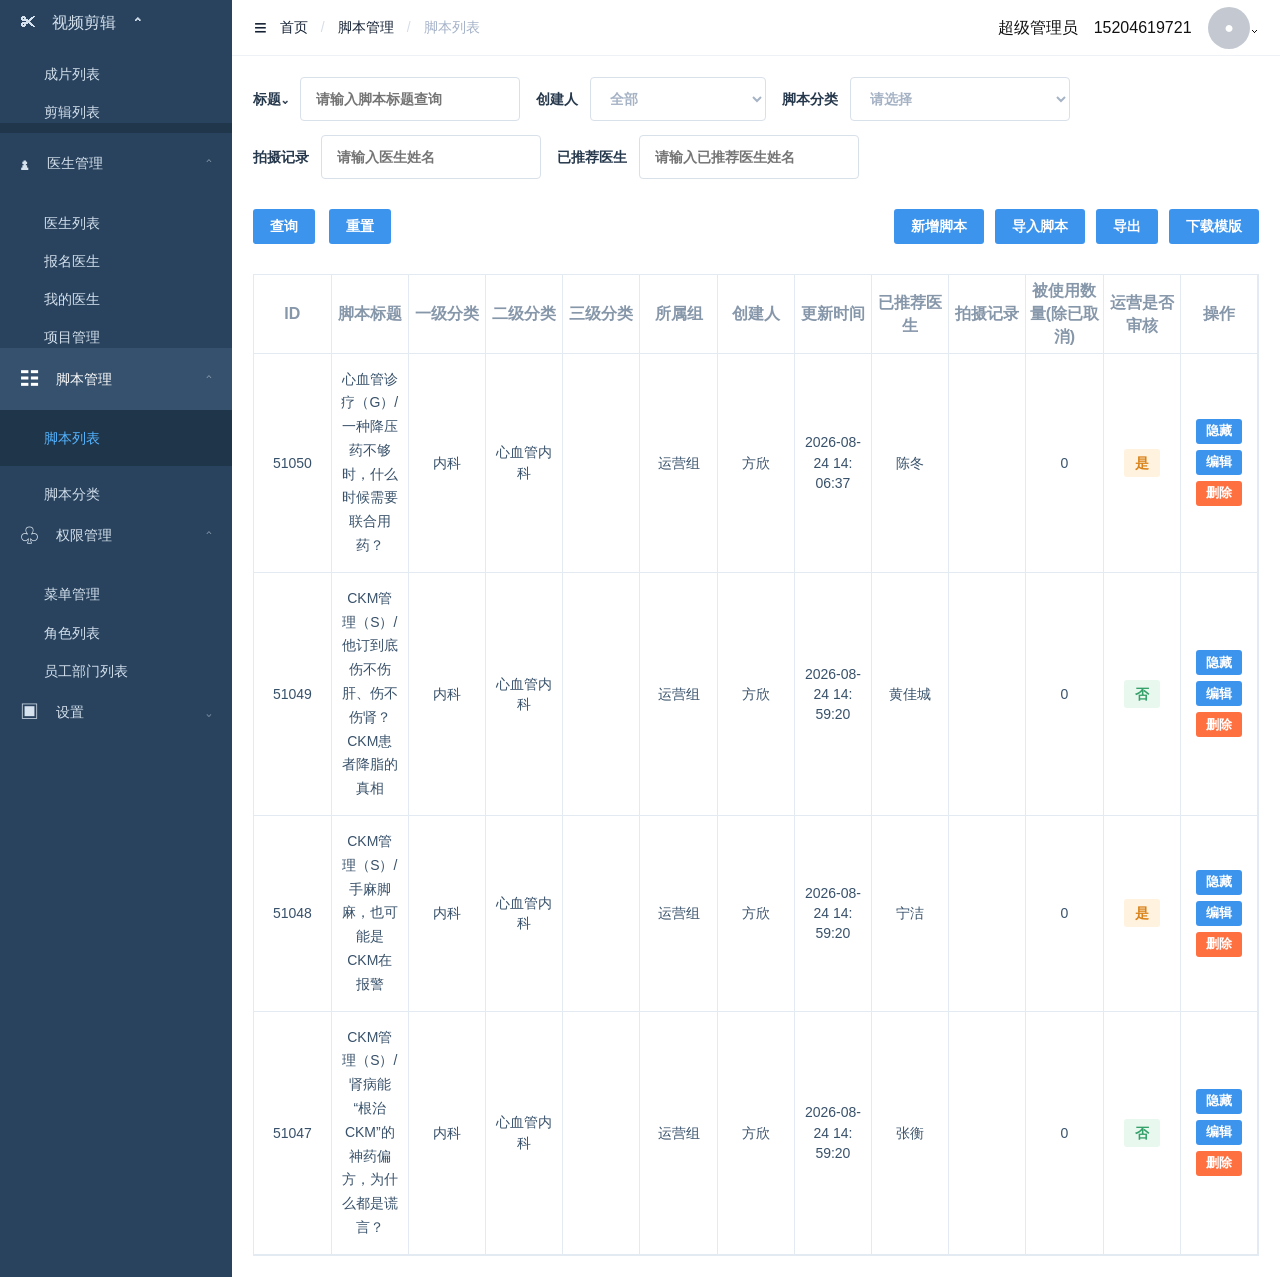
<file: pages/P03-script-ops-review.html>
<!doctype html>
<html lang="zh-CN">
<head><meta charset="utf-8"><meta name="viewport" content="width=device-width,initial-scale=1"><link rel="icon" href="data:,"><title>脚本列表｜运营审核</title>
<style>
*{box-sizing:border-box}body{margin:0;min-width:1180px;color:#26384c;background:#fff;font:14px/1.45 "Microsoft YaHei",Arial,sans-serif}button,input,select,textarea{font:inherit}button{cursor:pointer}.app{display:grid;grid-template-columns:232px 1fr;min-height:100vh}.side{color:#d6e2ee;background:#29435e}.logo,.nav{display:flex;align-items:center;height:46px;padding:0 20px;gap:17px}.logo{height:46px;font-size:16px}.nav{height:62px;color:#d6e2ee;text-decoration:none}.nav.active{background:#36516d;color:#fff}.nav i{font-style:normal;font-size:19px}.nav b{margin-left:auto;color:#9cadbd;font-weight:400}.child{display:block;padding:18px 0 0 44px;color:#d3e0ed;text-decoration:none}.child.active{color:#54b4ff;background:#1f354a;padding-bottom:18px}.gap{height:10px;background:#20364b}.main{min-width:0}.top{height:56px;display:flex;align-items:center;justify-content:space-between;padding:0 22px;border-bottom:1px solid #eef1f5}.crumb{display:flex;gap:13px;align-items:center;color:#132033}.crumb b{font-size:22px}.crumb em{font-style:normal;color:#d6dde8}.crumb .light{color:#a4b2c8}.account{font-size:16px;color:#111}.avatar{display:inline-grid;place-items:center;margin-left:12px;width:42px;height:42px;border-radius:50%;background:#c4c9d1;color:#fff}.page{padding:21px}.filters{display:flex;flex-wrap:wrap;gap:14px 16px;align-items:center}.filter{display:flex;align-items:center;gap:12px;font-weight:700;white-space:nowrap}.field{height:44px;width:220px;padding:0 15px;border:1px solid #d8e0ea;border-radius:4px;color:#a6b3c5;background:#fff}.field.short{width:176px}.btn{height:35px;padding:0 17px;border:0;border-radius:3px;color:#fff;background:#3d94ed;font-weight:700}.btn-row{display:flex;align-items:center;justify-content:space-between;margin:30px 0}.right-buttons{display:flex;gap:11px}.table-wrap{border:1px solid #e4eaf1}.table{width:100%;border-collapse:collapse;table-layout:fixed;text-align:center}.table th{height:78px;color:#8797aa;font-size:16px;font-weight:700}.table td,.table th{border-right:1px solid #e4eaf1;border-bottom:1px solid #e4eaf1}.table td{height:154px;padding:14px 9px;color:#38516a}.table td.title{line-height:1.7}.ops{display:grid;gap:6px;justify-content:center}.ops .btn{height:25px;padding:0 10px;font-size:13px}.danger{background:#ff7040}.review-tag{display:inline-block;padding:4px 11px;border-radius:3px;font-weight:700}.yes{color:#d98218;background:#fff2df}.no{color:#34a16a;background:#e8f8ee}.modal-mask{position:fixed;inset:0;z-index:10;display:grid;place-items:center;background:rgba(19,28,41,.48)}.modal-mask[hidden]{display:none}.modal{width:880px;max-height:88vh;overflow:auto;background:#fff;border-radius:3px;box-shadow:0 16px 50px #0004}.head{display:flex;justify-content:space-between;align-items:center;padding:20px 22px 8px}.head h2{margin:0;color:#2867db;font-size:20px}.x{border:0;background:transparent;color:#9da8b7;font-size:25px}.form{padding:30px 110px 24px}.form-grid{display:grid;grid-template-columns:1fr 1fr;gap:32px 58px}.form-row{display:grid;grid-template-columns:98px 1fr;align-items:center}.form-row label{font-weight:700;color:#59697c;white-space:nowrap}.required:before{content:'* ';color:#f15255}.control{height:36px;width:100%;padding:0 14px;border:1px solid #dbe2eb;border-radius:4px;color:#78889b;background:#fff}.content-row{grid-column:1/-1;align-items:start}.content-row textarea{height:405px;padding:10px 14px;line-height:1.55;resize:none}.modal-foot{display:flex;justify-content:flex-end;gap:10px;padding:18px 22px;border-top:1px solid #edf0f3}.modal-foot .cancel{border:1px solid #dbe2ea;background:#fff;color:#65758a}.download{display:none;position:fixed;right:26px;bottom:25px;z-index:20;padding:13px 18px;border-radius:4px;color:#fff;background:#2f9c64}.download.show{display:block}.toast{position:fixed;top:70px;left:50%;z-index:30;padding:10px 18px;border-radius:4px;color:#fff;background:#26384c;opacity:0;transform:translate(-50%,-8px);transition:.2s}.toast.show{opacity:1;transform:translate(-50%,0)}.highlight{outline:3px solid #f0b84b;outline-offset:3px}
</style></head>
<body><div class="app" data-page-root data-state-id="P03-S01"><aside class="side"><div class="logo">✂　视频剪辑 <b>⌃</b></div><a class="child">成片列表</a><a class="child">剪辑列表</a><div class="gap"></div><a class="nav"><i>♟</i>医生管理<b>⌃</b></a><a class="child">医生列表</a><a class="child">报名医生</a><a class="child">我的医生</a><a class="child">项目管理</a><a class="nav active"><i>☷</i>脚本管理<b>⌃</b></a><a class="child active">脚本列表</a><a class="child">脚本分类</a><a class="nav"><i>♧</i>权限管理<b>⌃</b></a><a class="child">菜单管理</a><a class="child">角色列表</a><a class="child">员工部门列表</a><a class="nav"><i>▣</i>设置<b>⌄</b></a></aside>
<main class="main"><header class="top"><div class="crumb"><b>≡</b><span>首页</span><em>/</em><span>脚本管理</span><em>/</em><span class="light">脚本列表</span></div><div class="account">超级管理员　15204619721 <span class="avatar">●</span>⌄</div></header><section class="page"><div class="filters"><div class="filter">标题⌄ <input class="field" placeholder="请输入脚本标题查询"></div><div class="filter">创建人 <select class="field short"><option>全部</option></select></div><div class="filter">脚本分类 <select class="field"><option>请选择</option></select></div><div class="filter">拍摄记录 <input class="field" placeholder="请输入医生姓名"></div><div class="filter">已推荐医生 <input class="field" placeholder="请输入已推荐医生姓名"></div></div><div class="btn-row"><div><button class="btn" id="search">查询</button>　<button class="btn" id="reset">重置</button></div><div class="right-buttons"><button class="btn">新增脚本</button><button class="btn" id="import" data-change-id="P03-C03">导入脚本</button><button class="btn">导出</button><button class="btn" id="template">下载模版</button></div></div><div class="table-wrap"><table class="table"><thead><tr><th>ID</th><th>脚本标题</th><th>一级分类</th><th>二级分类</th><th>三级分类</th><th>所属组</th><th>创建人</th><th>更新时间</th><th>已推荐医生</th><th>拍摄记录</th><th>被使用数量(除已取消)</th><th data-change-id="P03-C02">运营是否审核</th><th>操作</th></tr></thead><tbody id="rows"></tbody></table></div></section></main></div>
<div class="modal-mask" id="editModal" hidden data-state-id="P03-S02"><section class="modal"><header class="head"><h2>修改</h2><button class="x" id="close">×</button></header><div class="form"><div class="form-grid"><div class="form-row"><label class="required">脚本标题</label><input class="control" value="心血管诊疗（G）/一种降压药不够时，什么时候需要联合用药？"></div><div class="form-row"><label class="required">选择分类</label><select class="control"><option>内科 / 心血管内科</option></select></div><div class="form-row"><label class="required">所属组</label><select class="control"><option>运营组</option></select></div><div class="form-row"><label>推荐医生</label><input class="control" value="陈冬 17763106042"></div><div class="form-row"><label class="required">是否显示</label><select class="control"><option>隐藏</option><option>显示</option></select></div><div class="form-row" data-change-id="P03-C01"><label class="required">运营是否审核</label><select class="control" id="reviewSelect"><option value="是">是</option><option value="否">否</option></select></div><div class="form-row content-row"><label class="required">脚本内容</label><textarea class="control">很多高血压朋友会问：“医生，我吃一种药好几年了，最近血压又高了，是不是该加药了？” 今天咱们就聊聊，什么情况下需要联合用药，以及为什么有时候两种药一起吃，反而比一种药加量更好。先给结论：当单用一种降压药在常规剂量下，血压仍然不能达标时，就需要考虑联合用药。一般来说，血压轻度升高、心血管风险不高的患者，可以先从一种药开始。为什么联合用药更科学？第一，降压效果更强。不同种类的降压药作用机制不同，联合使用能多靶点降压，起到“1+1大于2”的效果。第二，副作用更少。很多人以为药吃多了副作用更大，其实恰恰相反。第三，保护作用更全面。联合用药常常能同时覆盖心、脑、肾多个器官的保护需求。那具体怎么联合？医生会根据您的血压水平、年龄、有没有肾病或糖尿病来搭配。最后提醒：联合用药必须在医生指导下进行，不能自己随便加药。</textarea></div></div></div><footer class="modal-foot"><button class="btn cancel" id="cancel">取消</button><button class="btn" id="confirm">确定</button></footer></section></div><div class="download" id="download">导入模板已生成：新增列「运营是否审核」</div><div class="toast" id="toast"></div>
<script>(()=>{const root=document.querySelector('[data-page-root]'),modal=document.querySelector('#editModal'),toast=document.querySelector('#toast'),rows=document.querySelector('#rows');let t;const data=[['51050','心血管诊疗（G）/一种降压药不够时，什么时候需要联合用药？','陈冬','是'],['51049','CKM管理（S）/他订到底伤不伤肝、伤不伤肾？CKM患者降脂的真相','黄佳城','否'],['51048','CKM管理（S）/手麻脚麻，也可能是CKM在报警','宁洁','是'],['51047','CKM管理（S）/肾病能“根治CKM”的神药偏方，为什么都是谎言？','张衡','否']];const render=()=>rows.innerHTML=data.map((r,i)=>`<tr><td>${r[0]}</td><td class="title">${r[1]}</td><td>内科</td><td>心血管内科</td><td></td><td>运营组</td><td>方欣</td><td>2026-08-24 14:<br>${i?'59:20':'06:37'}</td><td>${r[2]}</td><td></td><td>0</td><td><span class="review-tag ${r[3]==='是'?'yes':'no'}">${r[3]}</span></td><td><div class="ops"><button class="btn">隐藏</button><button class="btn edit">编辑</button><button class="btn danger">删除</button></div></td></tr>`).join('');render();const note=x=>{toast.textContent=x;toast.classList.add('show');clearTimeout(t);t=setTimeout(()=>toast.classList.remove('show'),1600)};const open=()=>{modal.hidden=false;root.dataset.stateId='P03-S02';parent!==window&&parent.postMessage({type:'prototype:state-changed',pageId:'P03',scenarioId:'P03-S02'},'*')},close=()=>{modal.hidden=true;root.dataset.stateId='P03-S01'};document.addEventListener('click',e=>{if(e.target.matches('.edit'))open()});close.onclick=close;document.querySelector('#cancel').onclick=close;document.querySelector('#confirm').onclick=()=>{const x=document.querySelector('#reviewSelect').value;data[0][3]=x;render();close();note(x==='是'?'已保存：需运营审核后推荐':'已保存：可直接推荐医生，无需运营审核')};document.querySelector('#import').onclick=()=>note('请选择导入表格：表头需包含「运营是否审核」');document.querySelector('#template').onclick=()=>{download.classList.add('show');setTimeout(()=>download.classList.remove('show'),2600)};search.onclick=()=>note('已按当前筛选条件查询');reset.onclick=()=>note('筛选条件已重置');const apply=s=>{root.dataset.stateId=s||'P03-S01';modal.hidden=root.dataset.stateId!=='P03-S02'};window.addEventListener('message',e=>{const m=e.data||{};if(m.type==='prototype:scenario')apply(m.scenarioId);if(m.type==='prototype:reset')apply('P03-S01');if(m.type==='prototype:set-mode')root.dataset.mode=m.mode||'prototype';if(m.type==='prototype:highlight'){const el=document.querySelector(`[data-change-id="${m.changeId}"]`);if(el){el.classList.add('highlight');el.scrollIntoView({block:'center'});setTimeout(()=>el.classList.remove('highlight'),1300);parent!==window&&parent.postMessage({type:'prototype:highlight-result',pageId:'P03',changeId:m.changeId,success:true},'*')}}});apply(new URLSearchParams(location.search).get('prototypeScenario')||'P03-S01');parent!==window&&parent.postMessage({type:'prototype:page-ready',pageId:'P03',scenarioId:root.dataset.stateId},'*')})();</script></body></html>
</file>
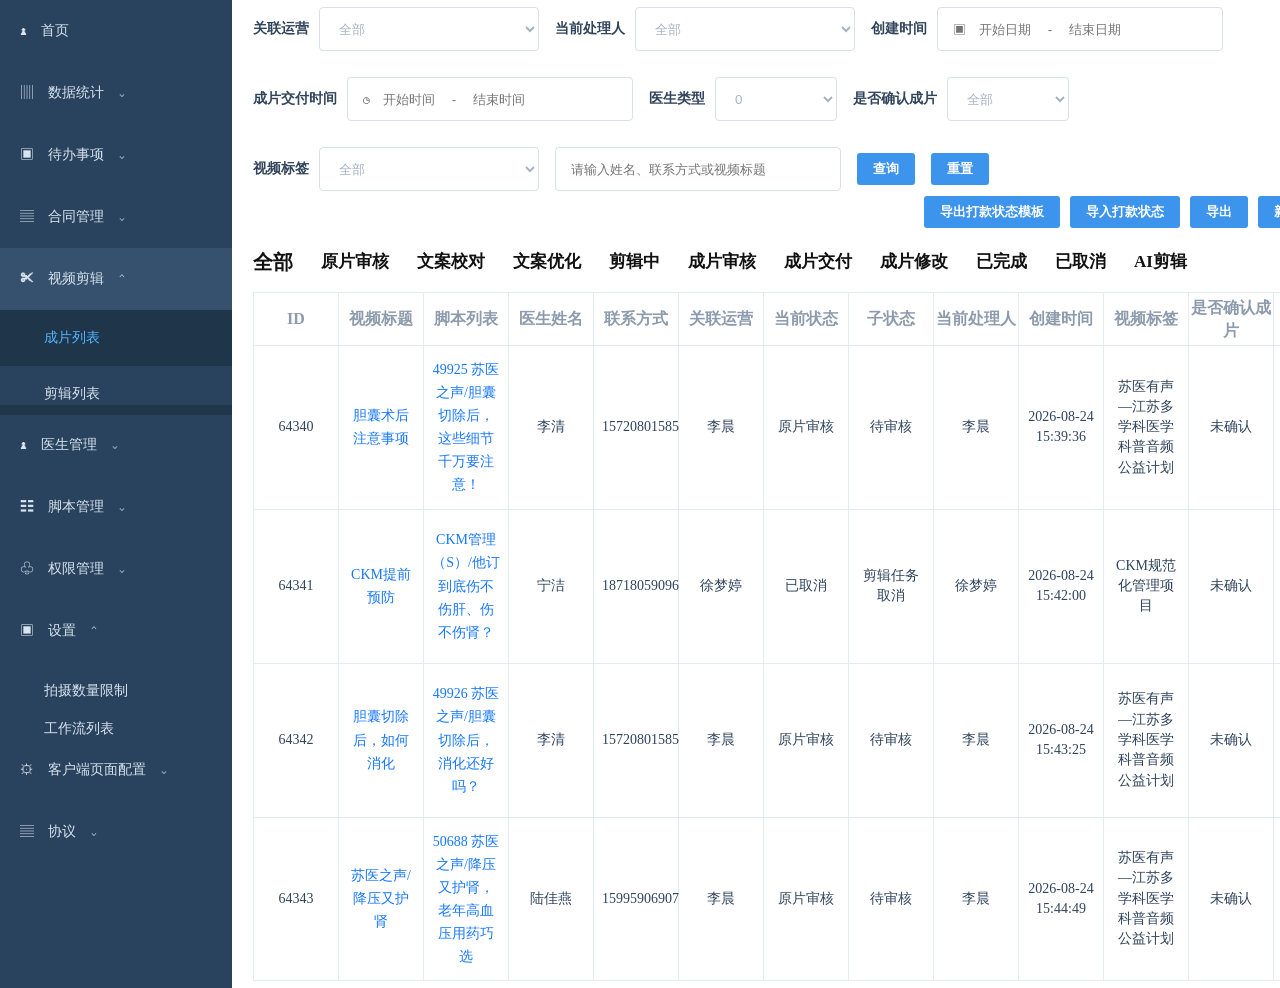
<file: pages/P04-video-export-list.html>
<!doctype html>
<html lang="zh-CN">
  <head>
    <meta charset="utf-8" />
    <meta name="viewport" content="width=device-width,initial-scale=1" />
    <link rel="icon" href="data:," />
    <title>成片列表｜导出字段</title>
    <style>
      * {
        box-sizing: border-box;
      }
      body {
        margin: 0;
        min-width: 1380px;
        font: 14px/1.45 "Microsoft YaHei";
        color: #30445c;
      }
      .app {
        display: grid;
        grid-template-columns: 232px 1fr;
        min-height: 100vh;
      }
      .side {
        background: #29435e;
        color: #d8e4ef;
      }
      .nav {
        display: flex;
        align-items: center;
        height: 62px;
        padding: 0 20px;
        gap: 16px;
      }
      .nav.active {
        background: #36516d;
      }
      .child {
        display: block;
        padding: 18px 0 0 44px;
      }
      .child.active {
        padding-bottom: 18px;
        background: #1f354a;
        color: #54b4ff;
      }
      .gap {
        height: 10px;
        background: #20364b;
      }
      .page {
        padding: 7px 21px;
      }
      .filters {
        display: flex;
        flex-wrap: wrap;
        gap: 26px 16px;
        align-items: center;
      }
      .filter {
        display: flex;
        align-items: center;
        gap: 10px;
        font-weight: 700;
      }
      .input {
        width: 220px;
        height: 44px;
        padding: 0 15px;
        border: 1px solid #d9e0eb;
        border-radius: 4px;
        color: #a7b3c3;
        background: #fff;
      }
      .date,
      .wide {
        width: 286px;
      }
      .btn {
        height: 32px;
        padding: 0 16px;
        border: 0;
        border-radius: 3px;
        color: #fff;
        background: #3d94ed;
        font-weight: 700;
      }
      .actions {
        display: flex;
        justify-content: flex-end;
        gap: 10px;
        margin: 5px 10px;
      }
      .tabs {
        display: flex;
        gap: 28px;
        align-items: center;
        height: 59px;
        color: #111;
        font-size: 17px;
        font-weight: 700;
      }
      .tabs .active {
        font-size: 20px;
      }
      .table {
        width: 100%;
        border-collapse: collapse;
        table-layout: fixed;
        text-align: center;
      }
      .table th,
      .table td {
        border: 1px solid #e5ebf2;
      }
      .table th {
        height: 53px;
        color: #8d9bad;
        font-size: 16px;
      }
      .table td {
        height: 154px;
        padding: 12px 8px;
      }
      .link {
        color: #1677ff;
        line-height: 1.65;
      }
      .pill {
        padding: 3px 10px;
        border-radius: 3px;
        color: #fff;
        background: #ff7440;
      }
      .mask {
        position: fixed;
        inset: 0;
        z-index: 5;
        display: grid;
        place-items: center;
        background: #13203377;
      }
      .mask[hidden] {
        display: none;
      }
      .modal {
        width: 620px;
        border-radius: 6px;
        background: #fff;
        box-shadow: 0 15px 45px #0004;
      }
      .modal h2 {
        margin: 0;
        padding: 19px 22px;
        border-bottom: 1px solid #edf0f4;
        font-size: 19px;
      }
      .body {
        padding: 22px;
      }
      .cols {
        display: grid;
        grid-template-columns: 1fr 1fr;
        gap: 10px;
        margin-top: 14px;
      }
      .col {
        padding: 11px;
        border: 1px solid #dce5ef;
        border-radius: 4px;
        color: #5e7289;
      }
      .new {
        color: #e48722;
        background: #fff6e9;
      }
      .reason {
        grid-column: 1/-1;
        padding: 14px;
        border: 1px solid #f2cf9e;
        border-radius: 4px;
        background: #fffaf1;
        color: #6a573d;
        line-height: 1.85;
      }
      .reason b {
        color: #df8a20;
      }
      .export-tip {
        margin: 0 0 12px;
        color: #8391a1;
        font-size: 13px;
      }
      .sample-table {
        width: 100%;
        border-collapse: collapse;
        table-layout: fixed;
        font-size: 12px;
      }
      .sample-table th,
      .sample-table td {
        padding: 9px 8px;
        border: 1px solid #dce5ef;
        text-align: left;
        vertical-align: top;
        line-height: 1.55;
        word-break: break-all;
      }
      .sample-table th {
        color: #df8a20;
        background: #fff6e9;
        font-weight: 700;
      }
      .sample-table th.existing {
        color: #5e7289;
        background: #f7f9fc;
      }
      .sample-table td.existing {
        color: #8b98a7;
        background: #fbfcfe;
      }
      .foot {
        display: flex;
        justify-content: flex-end;
        gap: 10px;
        padding: 14px 22px;
        border-top: 1px solid #edf0f4;
      }
      .plain {
        color: #61758d;
        background: #fff;
        border: 1px solid #d8e1eb;
      }
      .toast {
        position: fixed;
        top: 24px;
        left: 50%;
        z-index: 8;
        padding: 11px 17px;
        border-radius: 4px;
        color: #fff;
        background: #29435e;
        opacity: 0;
        transition: 0.2s;
      }
      .toast.show {
        opacity: 1;
      }
      .highlight {
        outline: 3px solid #efb646;
        outline-offset: 3px;
      }
    </style>
  </head>
  <body>
    <div class="app" data-page-root data-state-id="P04-S01">
      <aside class="side">
        <div class="nav">♟　首页</div>
        <div class="nav">▥　数据统计　⌄</div>
        <div class="nav">▣　待办事项　⌄</div>
        <div class="nav">▤　合同管理　⌄</div>
        <div class="nav active">✂　视频剪辑　⌃</div>
        <div class="child active">成片列表</div>
        <div class="child">剪辑列表</div>
        <div class="gap"></div>
        <div class="nav">♟　医生管理　⌄</div>
        <div class="nav">☷　脚本管理　⌄</div>
        <div class="nav">♧　权限管理　⌄</div>
        <div class="nav">▣　设置　⌃</div>
        <div class="child">拍摄数量限制</div>
        <div class="child">工作流列表</div>
        <div class="nav">⚙　客户端页面配置　⌄</div>
        <div class="nav">▤　协议　⌄</div>
      </aside>
      <main class="page">
        <div class="filters">
          <div class="filter">
            关联运营
            <select class="input">
              <option>全部</option>
            </select>
          </div>
          <div class="filter">
            当前处理人
            <select class="input">
              <option>全部</option>
            </select>
          </div>
          <div class="filter">
            创建时间
            <input
              class="input date"
              placeholder="▣　开始日期　 -　 结束日期"
            />
          </div>
          <div class="filter">
            成片交付时间
            <input
              class="input date"
              placeholder="◷　开始时间　 -　 结束时间"
            />
          </div>
          <div class="filter">
            医生类型
            <select class="input" style="width: 122px">
              <option>0</option>
            </select>
          </div>
          <div class="filter">
            是否确认成片
            <select class="input" style="width: 122px">
              <option>全部</option>
            </select>
          </div>
          <div class="filter">
            视频标签
            <select class="input">
              <option>全部</option>
            </select>
          </div>
          <input
            class="input wide"
            placeholder="请输入姓名、联系方式或视频标题"
          /><button class="btn" id="searchButton">查询</button
          ><button class="btn" id="resetButton">重置</button>
        </div>
        <div class="actions">
          <button class="btn">导出打款状态模板</button
          ><button class="btn">导入打款状态</button
          ><button class="btn" id="exportButton" data-change-id="P04-C01">
            导出</button
          ><button class="btn">新增任务⌄</button>
        </div>
        <div class="tabs">
          <span class="active">全部</span><span>原片审核</span
          ><span>文案校对</span><span>文案优化</span><span>剪辑中</span
          ><span>成片审核</span><span>成片交付</span><span>成片修改</span
          ><span>已完成</span><span>已取消</span><span>AI剪辑</span>
        </div>
        <table class="table">
          <thead>
            <tr>
              <th>ID</th>
              <th>视频标题</th>
              <th>脚本列表</th>
              <th>医生姓名</th>
              <th>联系方式</th>
              <th>关联运营</th>
              <th>当前状态</th>
              <th>子状态</th>
              <th>当前处理人</th>
              <th>创建时间</th>
              <th>视频标签</th>
              <th>是否确认成片</th>
              <th>操作</th>
            </tr>
          </thead>
          <tbody id="rows"></tbody>
        </table>
      </main>
    </div>
    <div class="mask" id="modal" hidden data-state-id="P04-S02">
      <section class="modal">
        <h2>导出成片列表</h2>
        <div class="body">
          <p class="export-tip">以下为导出内容示意，用于展示本次新增字段；现有字段不重复展示。</p>
          <table class="sample-table" aria-label="导出内容示意">
            <thead><tr><th class="existing">现有字段（不重复展示）</th><th>新增 · 脚本内容</th><th>新增 · 封面图链接</th><th>新增 · 补充素材原因</th></tr></thead>
            <tbody><tr><td class="existing">ID、视频标题、医生姓名、联系方式、当前状态等</td><td>胆囊术后需要注意哪些事项？术后应关注伤口恢复、饮食及复诊时间。</td><td>https://cdn.example.com/cover/64340.jpg</td><td>1. 原片口播音量较低，需要补充清晰版本<br>2. 原片缺少术后注意事项说明，需要补充对应素材</td></tr></tbody>
          </table>
        </div>
        <footer class="foot">
          <button class="btn plain" id="cancelButton">取消</button
          ><button class="btn" id="confirmButton" data-change-id="P04-C02">
            确认导出
          </button>
        </footer>
      </section>
    </div>
    <div class="toast" id="toast"></div>
    <script>
      (() => {
        const root = document.querySelector("[data-page-root]"),
          rows = document.querySelector("#rows"),
          modal = document.querySelector("#modal"),
          toast = document.querySelector("#toast"),
          exp = document.querySelector("#exportButton"),
          cancel = document.querySelector("#cancelButton"),
          confirm = document.querySelector("#confirmButton"),
          search = document.querySelector("#searchButton"),
          reset = document.querySelector("#resetButton");
        let timer;
        const list = [
          [
            "64340",
            "胆囊术后注意事项",
            "49925 苏医之声/胆囊切除后，这些细节千万要注意！",
            "李清",
            "15720801585",
            "李晨",
            "原片审核",
            "待审核",
            "李晨",
            "2026-08-24 15:39:36",
            "苏医有声—江苏多学科医学科普音频公益计划",
          ],
          [
            "64341",
            "CKM提前预防",
            "CKM管理（S）/他订到底伤不伤肝、伤不伤肾？",
            "宁洁",
            "18718059096",
            "徐梦婷",
            "已取消",
            "剪辑任务取消",
            "徐梦婷",
            "2026-08-24 15:42:00",
            "CKM规范化管理项目",
          ],
          [
            "64342",
            "胆囊切除后，如何消化",
            "49926 苏医之声/胆囊切除后，消化还好吗？",
            "李清",
            "15720801585",
            "李晨",
            "原片审核",
            "待审核",
            "李晨",
            "2026-08-24 15:43:25",
            "苏医有声—江苏多学科医学科普音频公益计划",
          ],
          [
            "64343",
            "苏医之声/降压又护肾",
            "50688 苏医之声/降压又护肾，老年高血压用药巧选",
            "陆佳燕",
            "15995906907",
            "李晨",
            "原片审核",
            "待审核",
            "李晨",
            "2026-08-24 15:44:49",
            "苏医有声—江苏多学科医学科普音频公益计划",
          ],
        ];
        rows.innerHTML = list
          .map(
            (r) =>
              `<tr>${r.map((x, i) => `<td class="${i === 1 || i === 2 ? "link" : ""}">${x}</td>`).join("")}<td>未确认</td><td><span class="pill">分配</span></td></tr>`,
          )
          .join("");
        const note = (x) => {
          toast.textContent = x;
          toast.classList.add("show");
          clearTimeout(timer);
          timer = setTimeout(() => toast.classList.remove("show"), 1800);
        };
        const set = (s) => {
          root.dataset.stateId = s || "P04-S01";
          modal.hidden = root.dataset.stateId !== "P04-S02";
        };
        exp.onclick = () => set("P04-S02");
        cancel.onclick = () => set("P04-S01");
        confirm.onclick = () => {
          set("P04-S01");
          note("已导出：含脚本内容、封面图片链接、补充素材原因");
        };
        search.onclick = () => note("已按当前条件查询");
        reset.onclick = () => note("筛选条件已重置");
        window.addEventListener("message", (e) => {
          const m = e.data || {};
          if (m.type === "prototype:scenario") set(m.scenarioId);
          if (m.type === "prototype:reset") set("P04-S01");
          if (m.type === "prototype:set-mode")
            root.dataset.mode = m.mode || "prototype";
          if (m.type === "prototype:highlight") {
            const x = document.querySelector(
              `[data-change-id="${m.changeId}"]`,
            );
            if (x) {
              x.classList.add("highlight");
              setTimeout(() => x.classList.remove("highlight"), 1300);
              parent !== window &&
                parent.postMessage(
                  {
                    type: "prototype:highlight-result",
                    pageId: "P04",
                    changeId: m.changeId,
                    success: true,
                  },
                  "*",
                );
            }
          }
        });
        set(
          new URLSearchParams(location.search).get("prototypeScenario") ||
            "P04-S01",
        );
        parent !== window &&
          parent.postMessage(
            {
              type: "prototype:page-ready",
              pageId: "P04",
              scenarioId: root.dataset.stateId,
            },
            "*",
          );
      })();
    </script>
  </body>
</html>
</file>
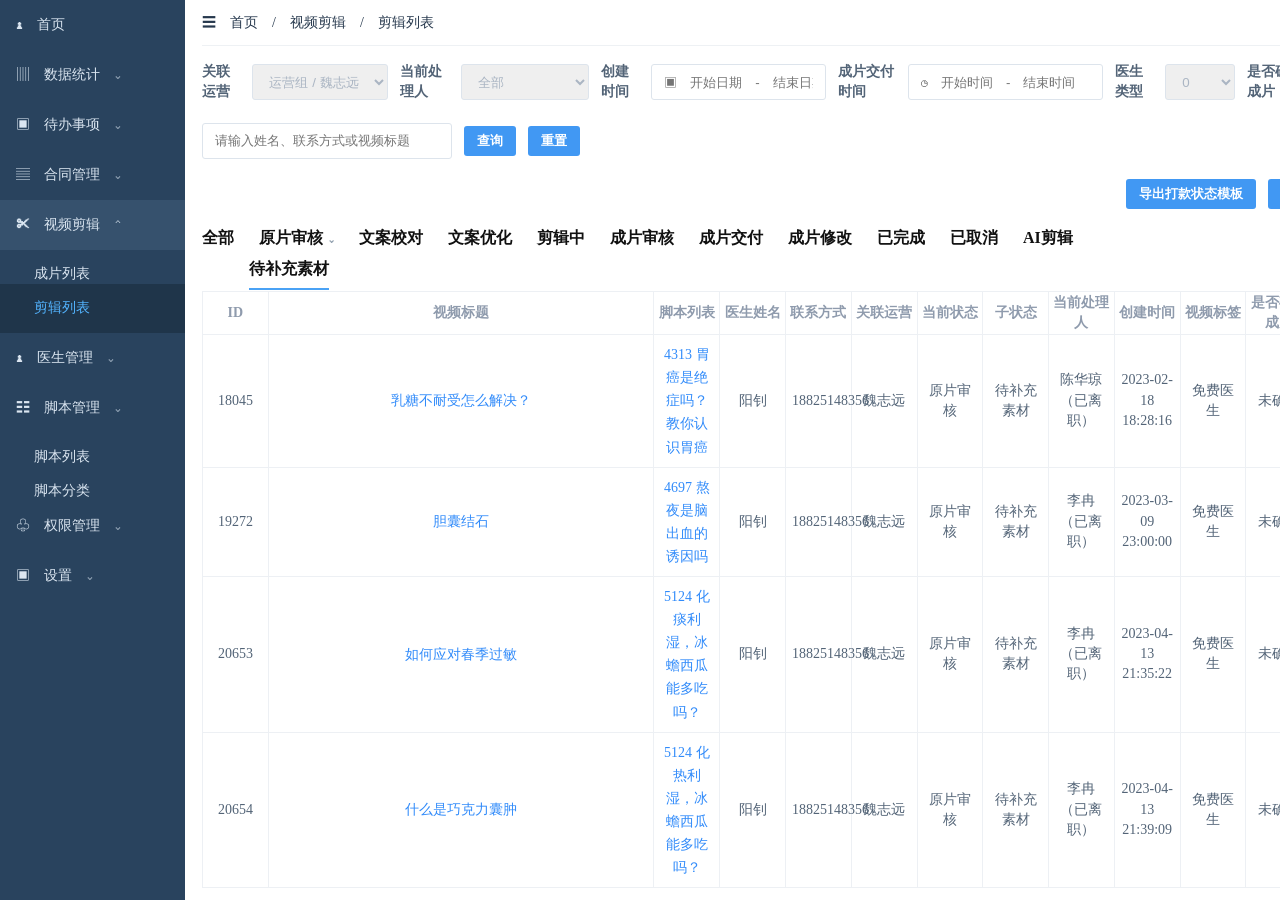
<file: pages/P05-clip-list-supplement-reason.html>
<!doctype html><html lang="zh-CN"><head><meta charset="utf-8"><meta name="viewport" content="width=device-width,initial-scale=1"><link rel="icon" href="data:,"><title>剪辑列表｜补充素材原因</title><style>*{box-sizing:border-box}body{margin:0;min-width:1550px;font:14px/1.45 "Microsoft YaHei";color:#536477}.app{display:grid;grid-template-columns:185px 1fr;min-height:100vh}.side{background:#29435e;color:#dbe6f1}.nav{height:50px;padding:15px 16px}.nav.active{background:#36516d}.child{padding:14px 0 0 34px}.child.active{padding-bottom:14px;background:#1f354a;color:#53b4ff}.main{padding:0 17px}.top{height:46px;border-bottom:1px solid #eef1f4;padding:13px 0;color:#26384d}.filters{display:flex;gap:12px;align-items:center;padding:16px 0 20px}.input{height:36px;width:175px;padding:0 12px;border:1px solid #dde4ec;border-radius:3px;color:#aab5c3}.input.wide{width:250px}.btn{height:30px;padding:0 13px;border:0;border-radius:3px;color:#fff;background:#4198f3;font-weight:700}.actions{display:flex;justify-content:flex-end;gap:12px}.tabs{display:flex;gap:25px;align-items:center;height:66px;color:#111;font-size:16px;font-weight:700}.tabs .sub{align-self:flex-end;margin:0 0 10px -12px;padding-bottom:7px;border-bottom:2px solid #4aa2f5}.table{width:100%;border-collapse:collapse;table-layout:fixed;text-align:center}.table th,.table td{border:1px solid #edf0f4}.table th{height:43px;color:#8f9bad}.table td{height:92px;padding:8px 6px}.link{color:#318bfa;line-height:1.65}.reason{display:block;overflow:hidden;max-height:42px;text-align:left;line-height:1.55;white-space:nowrap;text-overflow:ellipsis;cursor:help}.reason span{display:block;overflow:hidden;text-overflow:ellipsis}.pill{display:inline-block;padding:3px 9px;border-radius:3px;color:#fff;background:#ff7440}.view{background:#4aa2f5}.tip{position:fixed;z-index:5;display:none;max-width:360px;padding:11px 13px;border-radius:4px;color:#fff;background:#26384c;box-shadow:0 5px 15px #0003;line-height:1.75}.tip.show{display:block}.toast{position:fixed;top:20px;left:50%;padding:9px 15px;border-radius:4px;color:#fff;background:#26384c;opacity:0;transition:.2s}.toast.show{opacity:1}.highlight{outline:3px solid #efb646;outline-offset:3px}</style></head><body><div class="app" data-page-root data-state-id="P05-S01"><aside class="side"><div class="nav">♟　首页</div><div class="nav">▥　数据统计　⌄</div><div class="nav">▣　待办事项　⌄</div><div class="nav">▤　合同管理　⌄</div><div class="nav active">✂　视频剪辑　⌃</div><div class="child">成片列表</div><div class="child active">剪辑列表</div><div class="nav">♟　医生管理　⌄</div><div class="nav">☷　脚本管理　⌄</div><div class="child">脚本列表</div><div class="child">脚本分类</div><div class="nav">♧　权限管理　⌄</div><div class="nav">▣　设置　⌄</div></aside><main class="main"><header class="top">☰　首页　/　视频剪辑　/　剪辑列表</header><section class="filters"><b>关联运营</b><select class="input"><option>运营组 / 魏志远</option></select><b>当前处理人</b><select class="input"><option>全部</option></select><b>创建时间</b><input class="input" placeholder="▣　开始日期　-　结束日期"><b>成片交付时间</b><input class="input wide" placeholder="◷　开始时间　-　结束时间"><b>医生类型</b><select class="input" style="width:90px"><option>0</option></select><b>是否确认成片</b><select class="input" style="width:100px"><option>全部</option></select><b>视频标签</b><select class="input" style="width:100px"><option>0</option></select></section><section class="filters" style="padding-top:0"><input class="input wide" placeholder="请输入姓名、联系方式或视频标题"><button class="btn" id="search">查询</button><button class="btn" id="reset">重置</button></section><div class="actions"><button class="btn">导出打款状态模板</button><button class="btn">导入打款状态</button><button class="btn">导出</button><button class="btn">新增任务⌄</button></div><div class="tabs"><span>全部</span><span>原片审核</span><span>文案校对</span><span>文案优化</span><span>剪辑中</span><span>成片审核</span><span>成片交付</span><span>成片修改</span><span>已完成</span><span>已取消</span><span>AI剪辑</span><span class="sub">待补充素材</span></div><table class="table"><thead><tr><th>ID</th><th style="width:29%">视频标题</th><th>脚本列表</th><th>医生姓名</th><th>联系方式</th><th>关联运营</th><th>当前状态</th><th>子状态</th><th>当前处理人</th><th>创建时间</th><th>视频标签</th><th>是否确认成片</th><th data-change-id="P05-C01" style="width:155px">补充素材原因</th><th>操作</th></tr></thead><tbody id="rows"></tbody></table></main></div><div class="tip" id="tip"></div><div class="toast" id="toast"></div><script>(()=>{const rows=document.querySelector('#rows'),tip=document.querySelector('#tip'),toast=document.querySelector('#toast'),root=document.querySelector('[data-page-root]');const data=[['18045','乳糖不耐受怎么解决？','4313 胃癌是绝症吗？教你认识胃癌','阳钊','18825148356','魏志远','原片审核','待补充素材','陈华琼（已离职）','2023-02-18 18:28:16','免费医生','未确认','1. 原片口播音量较低，需要补充清晰版本\n2. 缺少术后注意事项说明，需要补充对应素材'],['19272','胆囊结石','4697 熬夜是脑出血的诱因吗','阳钊','18825148356','魏志远','原片审核','待补充素材','李冉（已离职）','2023-03-09 23:00:00','免费医生','未确认','1. 医生未按脚本完成关键用药提示，需要补拍\n2. 背景噪声过大，需重新录制'],['20653','如何应对春季过敏','5124 化痰利湿，冰蟾西瓜能多吃吗？','阳钊','18825148356','魏志远','原片审核','待补充素材','李冉（已离职）','2023-04-13 21:35:22','免费医生','未确认','1. 补充用药注意事项'],['20654','什么是巧克力囊肿','5124 化热利湿，冰蟾西瓜能多吃吗？','阳钊','18825148356','魏志远','原片审核','待补充素材','李冉（已离职）','2023-04-13 21:39:09','免费医生','未确认','1. 缺少医生姓名条画面\n2. 结尾未引导关注，需补充收尾镜头']];rows.innerHTML=data.map(r=>`<tr>${r.slice(0,12).map((x,i)=>`<td class="${i===1||i===2?'link':''}">${x}</td>`).join('')}<td><div class="reason" title="${r[12].replace(/\n/g,' &#10;')}" data-full="${r[12].replace(/\n/g,'|')}">${r[12].split('\n').map(x=>`<span>${x}</span>`).join('')}</div></td><td><span class="pill">分配</span>　<span class="pill view">查看</span></td></tr>`).join('');document.addEventListener('mouseover',e=>{const x=e.target.closest('.reason');if(!x)return;tip.textContent=x.dataset.full.replaceAll('|','\n');tip.style.left=Math.min(innerWidth-385,e.clientX+12)+'px';tip.style.top=e.clientY+12+'px';tip.classList.add('show')});document.addEventListener('mouseout',e=>{if(e.target.closest('.reason'))tip.classList.remove('show')});const note=x=>{toast.textContent=x;toast.classList.add('show');setTimeout(()=>toast.classList.remove('show'),1500)};search.onclick=()=>note('已按当前条件查询');reset.onclick=()=>note('筛选条件已重置');window.addEventListener('message',e=>{const m=e.data||{};if(m.type==='prototype:scenario'||m.type==='prototype:reset')root.dataset.stateId=m.scenarioId||'P05-S01';if(m.type==='prototype:highlight'){const x=document.querySelector(`[data-change-id="${m.changeId}"]`);if(x){x.classList.add('highlight');setTimeout(()=>x.classList.remove('highlight'),1300)}}});parent!==window&&parent.postMessage({type:'prototype:page-ready',pageId:'P05',scenarioId:'P05-S01'},'*')})();</script></body></html>
<!-- prototypeScenario 参数由承载框架传入，页面默认加载 P05-S01。 -->
<style>
.tabs{position:relative;height:82px!important;padding-bottom:25px}.tabs .sub{position:absolute!important;left:47px;bottom:1px;margin:0!important;align-self:auto!important}.tabs .review-parent{cursor:pointer}.tabs .review-parent::after{content:'⌄';margin-left:5px;color:#92a0af;font-size:12px}.tabs .sub[hidden]{display:none!important}
</style>
<script>document.addEventListener('DOMContentLoaded',()=>{const tabs=document.querySelector('.tabs');if(!tabs)return;const parent=[...tabs.children].find(x=>x.textContent.trim()==='原片审核');const sub=tabs.querySelector('.sub');if(!parent||!sub)return;parent.classList.add('review-parent');parent.after(sub);parent.addEventListener('click',()=>{sub.hidden=!sub.hidden;parent.classList.toggle('open',!sub.hidden)});});</script>
</file>
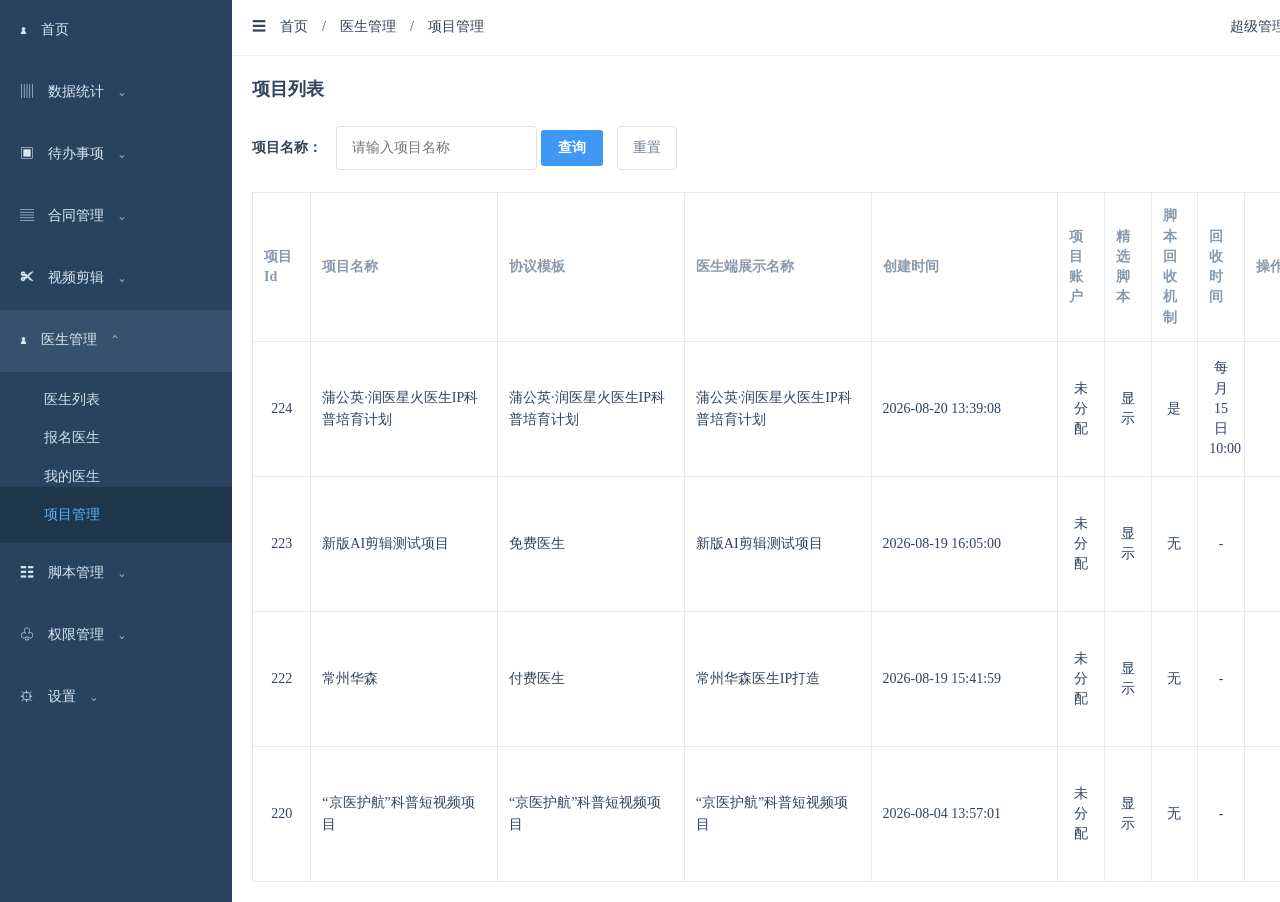
<file: pages/P06-project-recycle.html>
<!doctype html>
<html lang="zh-CN">
<head>
  <meta charset="utf-8">
  <meta name="viewport" content="width=device-width,initial-scale=1">
  <link rel="icon" href="data:,">
  <title>脚本回收｜项目列表、编辑项目</title>
  <style>
    *{box-sizing:border-box}
    body{margin:0;min-width:1440px;font:14px/1.45 Microsoft YaHei;color:#31445b}
    button,input,select{font:inherit}
    button{cursor:pointer}
    .app{display:grid;grid-template-columns:232px 1fr;min-height:100vh}
    .side{background:#29435e;color:#dbe7f0}
    .nav{height:62px;padding:20px}
    .nav.active{background:#36516d}
    .child{display:block;padding:18px 0 0 44px;color:#d3e0ed}
    .child.active{padding-bottom:18px;background:#1f354a;color:#54b7ff}
    .top{height:56px;padding:17px 20px;border-bottom:1px solid #edf1f5}
    .page{padding:20px}
    .title{font-size:18px;font-weight:700;margin-bottom:24px}
    .input,.select{height:44px;border:1px solid #d9e1eb;border-radius:4px;padding:0 15px;color:#718196;background:#fff}
    .btn{height:36px;border:0;border-radius:3px;padding:0 17px;color:#fff;background:#4098f5;font-weight:700}
    .btn:hover{background:#2f86e3}
    .red{background:#f2666b}
    .table{width:100%;border-collapse:collapse;margin-top:22px;table-layout:fixed}
    .table th,.table td{border:1px solid #e4eaf1;padding:13px 11px;text-align:left;vertical-align:middle}
    .table th{color:#8999ac;font-weight:700}
    .table td{height:58px}
    .table .center{text-align:center}
    .table .wrap{line-height:1.55}
    .modal-mask{position:fixed;inset:0;z-index:5;background:#13203377;display:grid;place-items:center}
    .modal-mask[hidden]{display:none}
    .modal{width:1024px;max-height:88vh;overflow:auto;background:#fff;padding:18px;border-radius:4px}
    .modal h2{margin:0 0 25px}
    .close{float:right;border:0;background:transparent;color:#98a3b1;font-size:24px;line-height:1}
    .form{display:grid;grid-template-columns:120px 1fr;gap:20px 14px;align-items:center;margin:0 35px}
    .form>label{font-weight:700;text-align:right}
    .radio-group{display:flex;align-items:center;gap:18px;flex-wrap:wrap}
    .radio{color:#4297f3}
    .schedule{display:inline-flex;align-items:center;gap:8px;flex-wrap:wrap}
    .schedule[hidden]{display:none}
    .schedule .select{height:36px;padding:0 10px}
    .schedule .input{height:36px;width:90px;padding:0 10px}
    .categories{grid-column:1/-1;display:flex;flex-wrap:wrap;gap:15px 27px;margin:10px 35px;line-height:1.5;color:#4297f3}
    .foot{text-align:right;margin:28px 0 0}
    .foot button:not(.btn){height:36px;padding:0 15px;border:1px solid #d9e1eb;border-radius:3px;background:#fff;color:#64758a}
    .toast{position:fixed;top:70px;left:50%;z-index:20;padding:10px 18px;border-radius:4px;color:#fff;background:#26384c;opacity:0;transform:translate(-50%,-8px);transition:.2s}
    .toast.show{opacity:1;transform:translate(-50%,0)}
    .highlight{outline:3px solid #f0b746;outline-offset:3px}
  </style>
</head>
<body>
  <div class="app" data-page-root data-state-id="P06-A-S01">
    <aside class="side">
      <div class="nav">♟　首页</div>
      <div class="nav">▥　数据统计　⌄</div>
      <div class="nav">▣　待办事项　⌄</div>
      <div class="nav">▤　合同管理　⌄</div>
      <div class="nav">✂　视频剪辑　⌄</div>
      <div class="nav active">♟　医生管理　⌃</div>
      <div class="child">医生列表</div>
      <div class="child">报名医生</div>
      <div class="child">我的医生</div>
      <div class="child active">项目管理</div>
      <div class="nav">☷　脚本管理　⌄</div>
      <div class="nav">♧　权限管理　⌄</div>
      <div class="nav">⚙　设置　⌄</div>
    </aside>
    <main>
      <header class="top">☰　首页　/　医生管理　/　项目管理 <span style="float:right">超级管理员　15204619721　●⌄</span></header>
      <section class="page" id="projectList">
        <button class="btn" style="float:right">＋ 新增项目</button>
        <div class="title">项目列表</div>
        <b>项目名称：</b>　<input class="input" placeholder="请输入项目名称">
        <button class="btn">查询</button>　<button class="input" style="height:44px">重置</button>
        <table class="table">
          <thead>
            <tr>
              <th style="width:5%">项目Id</th>
              <th style="width:16%">项目名称</th>
              <th style="width:16%">协议模板</th>
              <th style="width:16%">医生端展示名称</th>
              <th style="width:16%">创建时间</th>
              <th>项目账户</th>
              <th>精选脚本</th>
              <th data-change-id="P06-C01">脚本回收机制</th>
              <th>回收时间</th>
              <th style="width:15%">操作</th>
            </tr>
          </thead>
          <tbody id="projectRows"></tbody>
        </table>
      </section>
    </main>
  </div>

  <div class="modal-mask" id="editProject" hidden>
    <section class="modal" aria-label="编辑项目">
      <h2>编辑项目 <button class="close" id="closeEdit" aria-label="关闭">×</button></h2>
      <div class="form">
        <label>* 项目名称</label>
        <input class="input" value="蒲公英·润医星火医生IP科普培育计划">
        <label>* 医生端展示名称</label>
        <input class="input" value="蒲公英·润医星火医生IP科普培育计划">
        <label>* 签署协议</label>
        <select class="select"><option>蒲公英·润医星火医生IP科普培育计划</option></select>
        <label>项目账户</label>
        <span class="radio-group radio">● 未开启　○ 开启</span>
        <label>是否自动进入AI剪辑</label>
        <span class="radio-group radio">● 是　○ 否</span>
        <label>拍摄内容</label>
        <span class="radio-group radio">☑ 视频　□ 音频</span>
        <label>精选脚本</label>
        <span class="radio-group radio">● 显示　○ 隐藏</span>
        <label>项目脚本拍摄限制</label>
        <span>同一脚本拍摄　<input class="input" style="width:115px" placeholder="为空无限制">　次后隐藏</span>
        <label data-change-id="P06-C02">脚本回收机制</label>
        <div class="radio-group">
          <label class="radio"><input type="radio" name="recycle" id="recycleNo" checked> 无</label>
          <label class="radio"><input type="radio" name="recycle" id="recycleYes"> 是</label>
          <span class="schedule" id="recycleSet" hidden>
            按
            <select class="select" id="recycleType">
              <option>每月固定时间</option>
              <option>推送日</option>
            </select>
            <select class="select" id="recycleDay">
              <option>自然日 15 日</option>
              <option>自然日 1 日</option>
              <option>自然日 5 日</option>
              <option>自然日 10 日</option>
              <option>自然日 20 日</option>
              <option>自然日 25 日</option>
              <option>自然日最后一天</option>
            </select>
            <input class="input" id="recycleTime" value="10:00" aria-label="回收时间">
          </span>
        </div>
        <label>精选分类展示</label>
        <span class="radio-group radio">☑ 新增分类是否自动添加</span>
      </div>
      <div class="categories">☑ 全选　 ☑ 北京春播　 ☑ 诺和诺德　 ☑ 医路领航　 ☑ 医路平安　 ☑ 生殖科　 ☑ 中西医结合科　 ☑ 临床营养科　 ☑ 医美类　 ☑ 全民健康类　 ☑ 康复科　 ☑ 医学科　 ☑ 急诊科　 ☑ 精神心理科　 ☑ 肿瘤科　 ☑ 五官科　 ☑ 皮肤性病科　 ☑ 男科　 ☑ 儿科</div>
      <div class="foot"><button id="cancelEdit">取消</button>　<button class="btn" id="saveEdit">确认</button></div>
    </section>
  </div>
  <div class="toast" id="toast" role="status"></div>

  <script>
    (() => {
      const root = document.querySelector('[data-page-root]');
      const modal = document.querySelector('#editProject');
      const rows = document.querySelector('#projectRows');
      const toast = document.querySelector('#toast');
      const projects = [
        ['224','蒲公英·润医星火医生IP科普培育计划','蒲公英·润医星火医生IP科普培育计划','蒲公英·润医星火医生IP科普培育计划','2026-08-20 13:39:08','未分配','显示','是','每月 15 日 10:00'],
        ['223','新版AI剪辑测试项目','免费医生','新版AI剪辑测试项目','2026-08-19 16:05:00','未分配','显示','无','-'],
        ['222','常州华森','付费医生','常州华森医生IP打造','2026-08-19 15:41:59','未分配','显示','无','-'],
        ['220','“京医护航”科普短视频项目','“京医护航”科普短视频项目','“京医护航”科普短视频项目','2026-08-04 13:57:01','未分配','显示','无','-']
      ];
      let toastTimer;

      const showToast = (message) => {
        toast.textContent = message;
        toast.classList.add('show');
        window.clearTimeout(toastTimer);
        toastTimer = window.setTimeout(() => toast.classList.remove('show'), 1600);
      };

      const notifyParent = (type, payload) => {
        if (window.parent !== window) window.parent.postMessage(Object.assign({ type }, payload || {}), '*');
      };

      const setState = (stateId) => {
        root.dataset.stateId = stateId;
        modal.hidden = stateId !== 'P06-A-S02';
        notifyParent('prototype:state-changed', { pageId: 'P06-A', scenarioId: stateId });
      };

      const addCell = (row, value, className) => {
        const cell = document.createElement('td');
        if (className) cell.className = className;
        cell.textContent = value;
        row.appendChild(cell);
        return cell;
      };

      const renderProjects = () => {
        rows.replaceChildren();
        projects.forEach((project) => {
          const row = document.createElement('tr');
          project.forEach((value, index) => addCell(row, value, index === 0 || index > 4 ? 'center' : 'wrap'));
          const actions = document.createElement('td');
          actions.className = 'center';
          const edit = document.createElement('button');
          edit.className = 'btn editBtn';
          edit.type = 'button';
          edit.textContent = '编辑';
          edit.addEventListener('click', () => setState('P06-A-S02'));
          const scripts = document.createElement('button');
          scripts.className = 'btn';
          scripts.type = 'button';
          scripts.textContent = '查看脚本';
          scripts.addEventListener('click', () => notifyParent('prototype:select-page', { pageId: 'P06-B' }));
          const remove = document.createElement('button');
          remove.className = 'btn red';
          remove.type = 'button';
          remove.textContent = '删除';
          actions.append(edit, document.createTextNode(' '), scripts, document.createTextNode(' '), remove);
          row.appendChild(actions);
          rows.appendChild(row);
        });
      };

      const syncSchedule = () => {
        document.querySelector('#recycleSet').hidden = !document.querySelector('#recycleYes').checked;
      };

      document.querySelector('#recycleYes').addEventListener('change', syncSchedule);
      document.querySelector('#recycleNo').addEventListener('change', syncSchedule);
      document.querySelector('#closeEdit').addEventListener('click', () => setState('P06-A-S01'));
      document.querySelector('#cancelEdit').addEventListener('click', () => setState('P06-A-S01'));
      document.querySelector('#saveEdit').addEventListener('click', () => {
        setState('P06-A-S01');
        showToast('项目回收机制已保存');
      });
      window.addEventListener('message', (event) => {
        const message = event.data || {};
        if (message.type === 'prototype:scenario') setState(message.scenarioId || 'P06-A-S01');
        if (message.type === 'prototype:reset') setState('P06-A-S01');
        if (message.type === 'prototype:set-mode') root.dataset.mode = message.mode || 'prototype';
        if (message.type === 'prototype:highlight') {
          const target = document.querySelector('[data-change-id="' + message.changeId + '"]');
          if (target) {
            target.classList.add('highlight');
            target.scrollIntoView({ block: 'center' });
            window.setTimeout(() => target.classList.remove('highlight'), 1300);
            notifyParent('prototype:highlight-result', { pageId: 'P06-A', changeId: message.changeId, success: true });
          }
        }
      });

      renderProjects();
      setState(new URLSearchParams(window.location.search).get('prototypeScenario') || 'P06-A-S01');
      notifyParent('prototype:page-ready', { pageId: 'P06-A', scenarioId: root.dataset.stateId });
    })();
  </script>
</body>
</html>
</file>
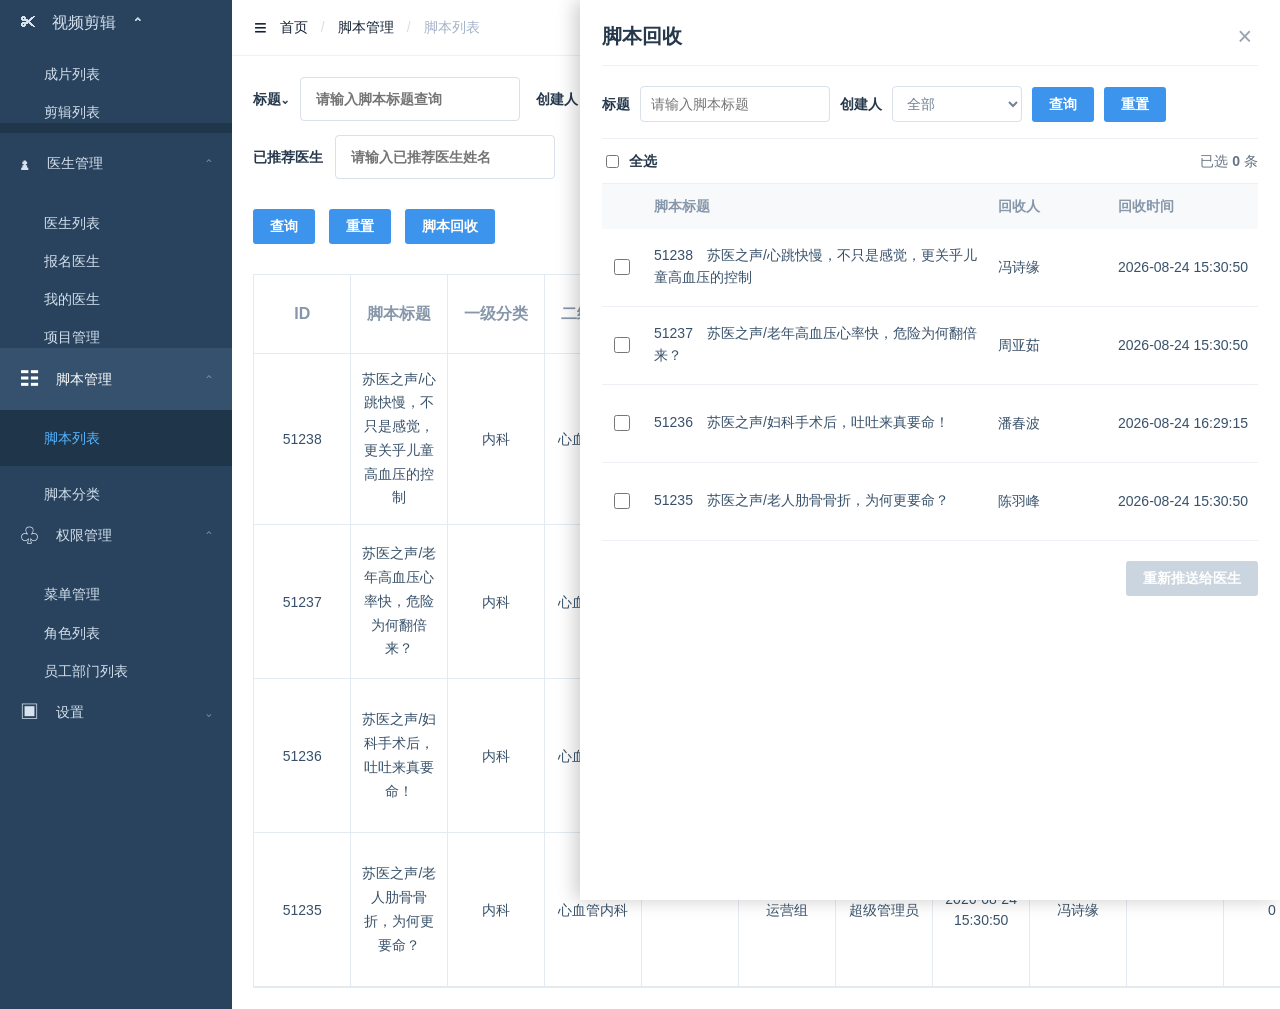
<file: pages/P06-recycle-drawer.html>
<!doctype html>
<html lang="zh-CN">
<head>
  <meta charset="utf-8">
  <meta name="viewport" content="width=device-width,initial-scale=1">
  <link rel="icon" href="data:,">
  <title>脚本回收｜回收抽屉</title>
  <style>
    *{box-sizing:border-box}
    body{margin:0;min-width:1440px;color:#26384c;background:#fff;font:14px/1.45 "Microsoft YaHei",Arial,sans-serif}
    button,input,select{font:inherit}
    button{cursor:pointer}
    .app{display:grid;grid-template-columns:232px 1fr;min-height:100vh}
    .side{color:#d6e2ee;background:#29435e}
    .logo,.nav{display:flex;align-items:center;height:46px;padding:0 20px;gap:17px}
    .logo{height:46px;font-size:16px}
    .nav{height:62px;color:#d6e2ee}
    .nav.active{background:#36516d;color:#fff}
    .nav i{font-style:normal;font-size:19px}
    .nav b{margin-left:auto;color:#9cadbd;font-weight:400}
    .child{display:block;padding:18px 0 0 44px;color:#d3e0ed}
    .child.active{color:#54b4ff;background:#1f354a;padding-bottom:18px}
    .gap{height:10px;background:#20364b}
    .main{min-width:0}
    .top{height:56px;display:flex;align-items:center;justify-content:space-between;padding:0 22px;border-bottom:1px solid #eef1f5}
    .crumb{display:flex;gap:13px;align-items:center;color:#132033}
    .crumb b{font-size:22px}
    .crumb em{font-style:normal;color:#d6dde8}
    .crumb .light{color:#a4b2c8}
    .account{font-size:16px;color:#111}
    .avatar{display:inline-grid;place-items:center;margin-left:12px;width:42px;height:42px;border-radius:50%;background:#c4c9d1;color:#fff}
    .page{padding:21px}
    .filters{display:flex;flex-wrap:wrap;gap:14px 16px;align-items:center}
    .filter{display:flex;align-items:center;gap:12px;font-weight:700;white-space:nowrap}
    .field{height:44px;width:220px;padding:0 15px;border:1px solid #d8e0ea;border-radius:4px;color:#a6b3c5;background:#fff}
    .field.short{width:176px}
    .btn{height:35px;padding:0 17px;border:0;border-radius:3px;color:#fff;background:#3d94ed;font-weight:700}
    .btn:hover{background:#2f86e3}
    .btn-row{display:flex;align-items:center;justify-content:space-between;margin:30px 0}
    .right-buttons{display:flex;gap:11px}
    .table-wrap{border:1px solid #e4eaf1}
    .table{width:100%;border-collapse:collapse;table-layout:fixed;text-align:center}
    .table th{height:78px;color:#8797aa;font-size:16px;font-weight:700}
    .table td,.table th{border-right:1px solid #e4eaf1;border-bottom:1px solid #e4eaf1}
    .table td{height:154px;padding:14px 9px;color:#38516a}
    .table td.title{line-height:1.7}
    .ops{display:grid;gap:6px;justify-content:center}
    .ops .btn{height:25px;padding:0 10px;font-size:13px}
    .danger{background:#ff7040}
    .highlight{outline:3px solid #f0b84b;outline-offset:3px}
    .drawer{position:absolute;top:0;right:0;width:700px;height:100vh;z-index:10;background:#fff;box-shadow:-5px 0 18px #0003;padding:22px;overflow:auto;transform:translateX(100%);visibility:hidden;pointer-events:none;transition:transform .28s ease,visibility 0s linear .28s}
    .drawer.is-open{transform:translateX(0);visibility:visible;pointer-events:auto;transition-delay:0s}
    @media (prefers-reduced-motion:reduce){.drawer{transition:none}}
    .drawer-head{display:flex;align-items:center;justify-content:space-between;border-bottom:1px solid #edf1f5;padding-bottom:14px}
    .drawer h2{margin:0;color:#26384c;font-size:20px}
    .drawer-close{border:0;background:transparent;color:#98a3b1;font-size:25px;line-height:1}
    .drawer-filters{display:flex;flex-wrap:wrap;align-items:center;gap:12px 10px;margin:20px 0 16px}
    .drawer-filters label{font-weight:700}
    .drawer-field{height:36px;width:190px;padding:0 10px;border:1px solid #d8e0ea;border-radius:4px;color:#718196;background:#fff}
    .drawer-field.short{width:130px}
    .drawer-tools{display:flex;align-items:center;justify-content:space-between;padding:12px 0;border-top:1px solid #edf1f5;border-bottom:1px solid #edf1f5}
    .drawer-tools label{display:flex;align-items:center;gap:7px;font-weight:700}
    .selected-count{color:#657383}
    .script-head,.script-row{display:grid;grid-template-columns:34px minmax(0,1fr) 110px 132px;gap:10px;align-items:center}
    .script-head{padding:12px 8px;color:#8797aa;font-weight:700;background:#f7f9fb}
    .script-row{min-height:78px;padding:12px 8px;border-bottom:1px solid #edf1f5;color:#38516a}
    .script-title{line-height:1.55}
    .script-row input,.script-head input{width:16px;height:16px}
    .drawer-foot{display:flex;justify-content:flex-end;margin-top:20px}
    .drawer-foot .btn:disabled{cursor:not-allowed;background:#cbd5df}
    .toast{position:fixed;top:70px;left:50%;z-index:20;padding:10px 18px;border-radius:4px;color:#fff;background:#26384c;opacity:0;transform:translate(-50%,-8px);transition:.2s}
    .toast.show{opacity:1;transform:translate(-50%,0)}
  </style>
</head>
<body>
  <div class="app" data-page-root data-state-id="P06-B-S01">
    <aside class="side">
      <div class="logo">✂　视频剪辑 <b>⌃</b></div>
      <a class="child">成片列表</a>
      <a class="child">剪辑列表</a>
      <div class="gap"></div>
      <a class="nav"><i>♟</i>医生管理<b>⌃</b></a>
      <a class="child">医生列表</a>
      <a class="child">报名医生</a>
      <a class="child">我的医生</a>
      <a class="child">项目管理</a>
      <a class="nav active"><i>☷</i>脚本管理<b>⌃</b></a>
      <a class="child active">脚本列表</a>
      <a class="child">脚本分类</a>
      <a class="nav"><i>♧</i>权限管理<b>⌃</b></a>
      <a class="child">菜单管理</a>
      <a class="child">角色列表</a>
      <a class="child">员工部门列表</a>
      <a class="nav"><i>▣</i>设置<b>⌄</b></a>
    </aside>
    <main class="main">
      <header class="top">
        <div class="crumb"><b>≡</b><span>首页</span><em>/</em><span>脚本管理</span><em>/</em><span class="light">脚本列表</span></div>
        <div class="account">超级管理员　15204619721 <span class="avatar">●</span>⌄</div>
      </header>
      <section class="page">
        <div class="filters">
          <div class="filter">标题⌄ <input class="field" placeholder="请输入脚本标题查询"></div>
          <div class="filter">创建人 <select class="field short"><option>全部</option></select></div>
          <div class="filter">脚本分类 <select class="field"><option>请选择</option></select></div>
          <div class="filter">拍摄记录 <input class="field" placeholder="请输入医生姓名"></div>
          <div class="filter">已推荐医生 <input class="field" placeholder="请输入已推荐医生姓名"></div>
        </div>
        <div class="btn-row">
          <div><button class="btn">查询</button>　<button class="btn">重置</button>　<button class="btn" id="recycleTrigger" data-change-id="P06-C03">脚本回收</button></div>
          <div class="right-buttons"><button class="btn">新增脚本</button><button class="btn">导入脚本</button><button class="btn">导出</button><button class="btn">下载模版</button></div>
        </div>
        <div class="table-wrap">
          <table class="table">
            <thead><tr><th>ID</th><th>脚本标题</th><th>一级分类</th><th>二级分类</th><th>三级分类</th><th>所属组</th><th>创建人</th><th>更新时间</th><th>已推荐医生</th><th>拍摄记录</th><th>被使用数量</th><th>操作</th></tr></thead>
            <tbody id="scriptListRows"></tbody>
          </table>
        </div>
      </section>
    </main>
  </div>

  <aside class="drawer is-open" id="recycleDrawer" aria-label="脚本回收抽屉" aria-hidden="false">
    <div class="drawer-head"><h2>脚本回收</h2><button class="drawer-close" id="closeDrawer" aria-label="关闭">×</button></div>
    <div class="drawer-filters">
      <label>标题</label><input class="drawer-field" placeholder="请输入脚本标题">
      <label>创建人</label><select class="drawer-field short"><option>全部</option></select>
      <button class="btn">查询</button><button class="btn">重置</button>
    </div>
    <div class="drawer-tools"><label><input type="checkbox" id="selectAll"> 全选</label><span class="selected-count">已选 <b id="selectedCount">0</b> 条</span></div>
    <div class="script-head"><span></span><span>脚本标题</span><span>回收人</span><span>回收时间</span></div>
    <div id="recycleRows"></div>
    <div class="drawer-foot"><button class="btn" id="repush" disabled>重新推送给医生</button></div>
  </aside>
  <div class="toast" id="toast" role="status"></div>

  <script>
    (() => {
      const root = document.querySelector('[data-page-root]');
      const drawer = document.querySelector('#recycleDrawer');
      const recycleRows = document.querySelector('#recycleRows');
      const selectAll = document.querySelector('#selectAll');
      const selectedCount = document.querySelector('#selectedCount');
      const repush = document.querySelector('#repush');
      const toast = document.querySelector('#toast');
      const scripts = [
        { id:'51238', title:'苏医之声/心跳快慢，不只是感觉，更关乎儿童高血压的控制', recycler:'冯诗缘', time:'2026-08-24 15:30:50' },
        { id:'51237', title:'苏医之声/老年高血压心率快，危险为何翻倍来？', recycler:'周亚茹', time:'2026-08-24 15:30:50' },
        { id:'51236', title:'苏医之声/妇科手术后，吐吐来真要命！', recycler:'潘春波', time:'2026-08-24 16:29:15' },
        { id:'51235', title:'苏医之声/老人肋骨骨折，为何更要命？', recycler:'陈羽峰', time:'2026-08-24 15:30:50' }
      ];
      let toastTimer;

      const showToast = (message) => {
        toast.textContent = message;
        toast.classList.add('show');
        window.clearTimeout(toastTimer);
        toastTimer = window.setTimeout(() => toast.classList.remove('show'), 1800);
      };

      const notifyParent = (type, payload) => {
        if (window.parent !== window) window.parent.postMessage(Object.assign({ type }, payload || {}), '*');
      };

      const openDrawer = () => {
        drawer.setAttribute('aria-hidden', 'false');
        window.requestAnimationFrame(() => drawer.classList.add('is-open'));
      };
      const closeDrawer = () => {
        drawer.classList.remove('is-open');
        drawer.setAttribute('aria-hidden', 'true');
      };

      const currentChecks = () => Array.from(recycleRows.querySelectorAll('input[type="checkbox"]'));

      const updateSelection = () => {
        const checks = currentChecks();
        const selected = checks.filter((checkbox) => checkbox.checked);
        selectedCount.textContent = String(selected.length);
        repush.disabled = selected.length === 0;
        selectAll.checked = checks.length > 0 && selected.length === checks.length;
        selectAll.indeterminate = selected.length > 0 && selected.length < checks.length;
      };

      const addScriptRow = (script) => {
        const row = document.createElement('div');
        row.className = 'script-row';
        const checkbox = document.createElement('input');
        checkbox.type = 'checkbox';
        checkbox.value = script.id;
        checkbox.setAttribute('aria-label', '选择脚本 ' + script.id);
        checkbox.addEventListener('change', updateSelection);
        const title = document.createElement('span');
        title.className = 'script-title';
        title.textContent = script.id + '　' + script.title;
        title.title = script.title;
        const recycler = document.createElement('span');
        recycler.textContent = script.recycler;
        const time = document.createElement('span');
        time.textContent = script.time;
        row.append(checkbox, title, recycler, time);
        recycleRows.appendChild(row);
      };

      const renderBackgroundRows = () => {
        const tbody = document.querySelector('#scriptListRows');
        scripts.forEach((script, index) => {
          const row = document.createElement('tr');
          const values = [script.id, script.title, '内科', '心血管内科', '', '运营组', '超级管理员', index ? '2026-08-24 15:30:50' : '2026-08-24 16:29:15', '冯诗缘', '', '0'];
          values.forEach((value, valueIndex) => {
            const cell = document.createElement('td');
            if (valueIndex === 1) cell.className = 'title';
            cell.textContent = value;
            row.appendChild(cell);
          });
          const actions = document.createElement('td');
          actions.className = 'ops';
          const edit = document.createElement('button');
          edit.className = 'btn';
          edit.type = 'button';
          edit.textContent = '编辑';
          const remove = document.createElement('button');
          remove.className = 'btn danger';
          remove.type = 'button';
          remove.textContent = '删除';
          actions.append(edit, remove);
          row.appendChild(actions);
          tbody.appendChild(row);
        });
      };

      scripts.forEach(addScriptRow);
      renderBackgroundRows();
      selectAll.addEventListener('change', () => {
        currentChecks().forEach((checkbox) => { checkbox.checked = selectAll.checked; });
        updateSelection();
      });
      document.querySelector('#recycleTrigger').addEventListener('click', openDrawer);
      document.querySelector('#closeDrawer').addEventListener('click', closeDrawer);
      repush.addEventListener('click', () => {
        const count = currentChecks().filter((checkbox) => checkbox.checked).length;
        if (!count) { showToast('请先选择需要重新推送的脚本'); return; }
        showToast('已重新推送 ' + count + ' 条脚本给医生');
        currentChecks().forEach((checkbox) => { checkbox.checked = false; });
        updateSelection();
      });

      window.addEventListener('message', (event) => {
        const message = event.data || {};
        if (message.type === 'prototype:reset') openDrawer();
        if (message.type === 'prototype:scenario') openDrawer();
        if (message.type === 'prototype:set-mode') root.dataset.mode = message.mode || 'prototype';
        if (message.type === 'prototype:highlight') {
          const target = document.querySelector('[data-change-id="' + message.changeId + '"]');
          if (target) {
            target.classList.add('highlight');
            target.scrollIntoView({ block: 'center' });
            window.setTimeout(() => target.classList.remove('highlight'), 1300);
            notifyParent('prototype:highlight-result', { pageId: 'P06-B', changeId: message.changeId, success: true });
          }
        }
      });

      notifyParent('prototype:page-ready', { pageId: 'P06-B', scenarioId: root.dataset.stateId });
    })();
  </script>
</body>
</html>
</file>
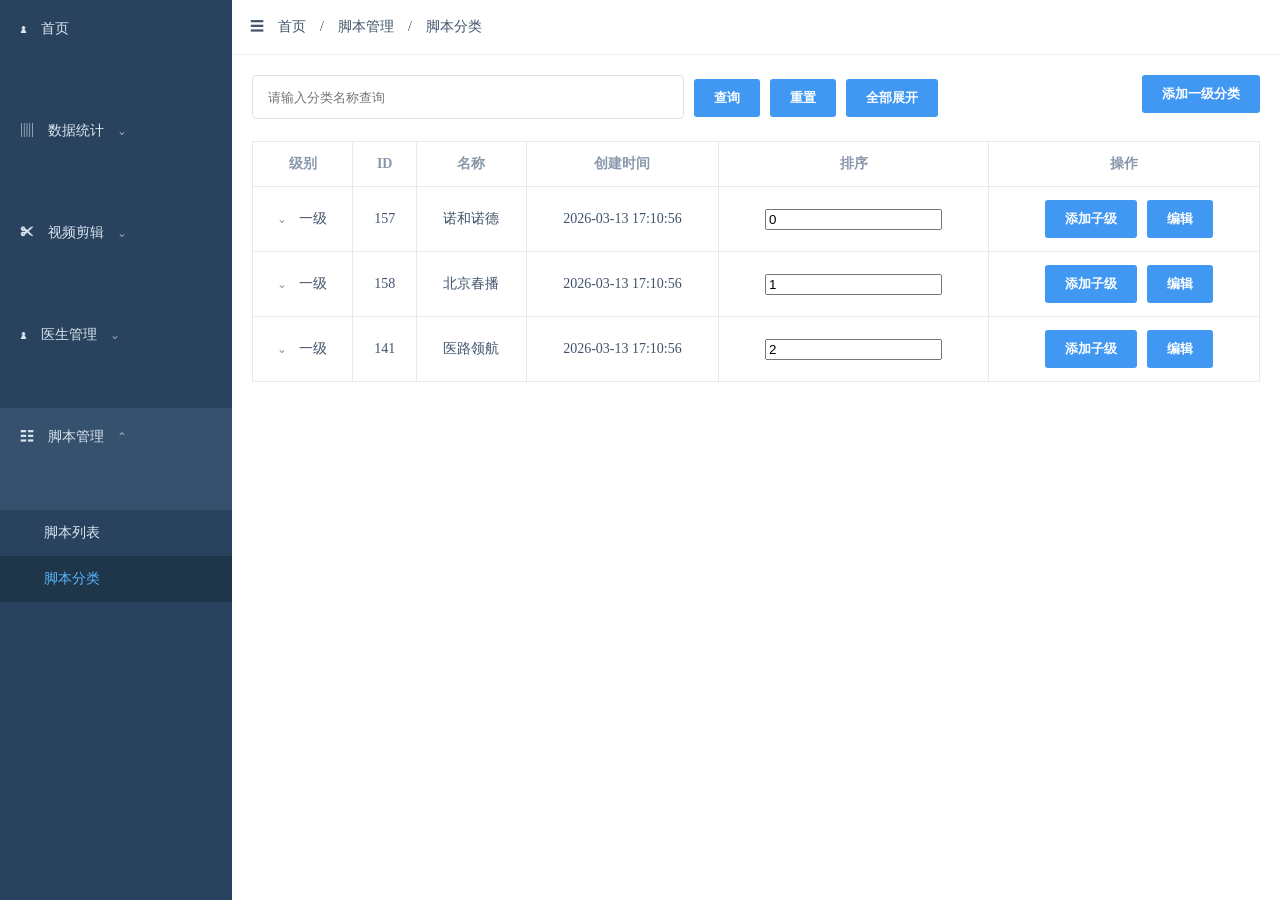
<file: pages/P07-category-expand-collapse.html>
<!doctype html><html lang="zh-CN"><head><meta charset="utf-8"><link rel="icon" href="data:,"><title>脚本分类</title><style>body{margin:0;min-width:1200px;font:14px Microsoft YaHei;color:#40536b}.app{display:grid;grid-template-columns:232px 1fr;min-height:100vh}.side{background:#29435e;color:#dbe6f1}.nav{padding:20px;height:62px}.active{background:#36516d}.child{padding:14px 0 14px 44px}.child.active{background:#1f354a;color:#55b7ff}.top{padding:18px;border-bottom:1px solid #edf0f3}.page{padding:20px}.input{width:400px;height:42px;border:1px solid #dce3ec;border-radius:4px;padding:0 15px}.btn{background:#4198f3;color:#fff;border:0;border-radius:3px;padding:10px 20px;margin-left:10px;font-weight:700}.table{width:100%;border-collapse:collapse;margin-top:22px;text-align:center}.table th,.table td{border:1px solid #e5eaf1;padding:13px}.table th{color:#8998ab}.parent{cursor:pointer}.child-row td:first-child{padding-left:95px;text-align:left}.hidden{display:none}.toast{position:fixed;top:20px;left:50%;padding:10px 15px;border-radius:4px;background:#293f59;color:#fff;opacity:0;transition:.2s}.toast.show{opacity:1}</style></head><body><div class="app" data-page-root data-state-id="P07-S01"><aside class="side"><div class="nav">♟　首页</div><div class="nav">▥　数据统计　⌄</div><div class="nav">✂　视频剪辑　⌄</div><div class="nav">♟　医生管理　⌄</div><div class="nav active">☷　脚本管理　⌃</div><div class="child">脚本列表</div><div class="child active">脚本分类</div></aside><main><header class="top">☰　首页　/　脚本管理　/　脚本分类</header><section class="page"><input class="input" placeholder="请输入分类名称查询"><button class="btn">查询</button><button class="btn">重置</button><button class="btn" id="expand" data-change-id="P07-C01">一键展开分类</button><button class="btn" id="collapse" data-change-id="P07-C02">一键收起分类</button><button class="btn" style="float:right">添加一级分类</button><table class="table"><thead><tr><th>级别</th><th>ID</th><th>名称</th><th>创建时间</th><th>排序</th><th>操作</th></tr></thead><tbody id="rows"></tbody></table></section></main></div><div class="toast" id="toast"></div><script>(()=>{const groups=[['157','诺和诺德',[['161','糖尿病相关'],['162','糖尿病减重相关']]],['158','北京春播',[['159','中医贴敷'],['160','春日孩童成长']]],['141','医路领航',[['142','呼吸系统肿瘤'],['143','消化系统肿瘤'],['144','女性生殖系统肿瘤'],['145','泌尿系统肿瘤'],['146','乳腺癌']]]];const rows=document.querySelector('#rows'),toast=document.querySelector('#toast');let open=true;const render=()=>rows.innerHTML=groups.map((g,i)=>`<tr class="parent" data-g="${i}"><td>⌄　一级</td><td>${g[0]}</td><td>${g[1]}</td><td>2026-03-13 17:10:56</td><td><input value="${i}"></td><td><button class="btn">添加子级</button><button class="btn">编辑</button></td></tr>${g[2].map((x,j)=>`<tr class="child-row group-${i} ${open?'':'hidden'}"><td>二级</td><td>${x[0]}</td><td>${x[1]}</td><td>2026-03-13 17:11:51</td><td><input value="${j+1}"></td><td><button class="btn">添加子级</button><button class="btn">编辑</button><button class="btn">删除</button></td></tr>`).join('')}`).join('');render();const note=x=>{toast.textContent=x;toast.classList.add('show');setTimeout(()=>toast.classList.remove('show'),1300)};expand.onclick=()=>{open=true;render();note('已一键展开全部分类')};collapse.onclick=()=>{open=false;render();note('已一键收起全部分类')};document.addEventListener('click',e=>{const p=e.target.closest('.parent');if(p){document.querySelectorAll('.group-'+p.dataset.g).forEach(x=>x.classList.toggle('hidden'))}});window.addEventListener('message',e=>{const m=e.data||{};if(m.type==='prototype:reset')collapse.click();if(m.type==='prototype:highlight'){const x=document.querySelector(`[data-change-id="${m.changeId}"]`);x&&x.focus()}});parent!==window&&parent.postMessage({type:'prototype:page-ready',pageId:'P07',scenarioId:'P07-S01'},'*')})();</script></body></html>
<!-- prototypeScenario 默认加载 P07-S01 -->
<style>#expand{display:none!important}</style>
<script>document.addEventListener('DOMContentLoaded',()=>{const toggle=document.querySelector('#collapse');if(!toggle)return;document.querySelectorAll('.child-row').forEach(x=>x.classList.add('hidden'));let opened=false;toggle.textContent='全部展开';toggle.onclick=()=>{document.querySelectorAll('.child-row').forEach(x=>x.classList.toggle('hidden',opened));opened=!opened;toggle.textContent=opened?'全部收起':'全部展开'};});</script>
</file>
<file: shared/frame.css>
:root {
  color-scheme: light;
  --ink: #17212b;
  --muted: #657383;
  --line: #dce3e8;
  --panel: #ffffff;
  --canvas: #eef2f4;
  --brand: #0f766e;
  --brand-soft: #e6f4f2;
  --focus: #f59e0b;
  --radius: 10px;
  --shadow: 0 8px 24px rgba(28, 42, 54, 0.08);
  --prototype-min-width: 260px;
  --annotation-width: 380px;
  font-family: "Microsoft YaHei", "PingFang SC", system-ui, sans-serif;
}

* { box-sizing: border-box; }
html, body { height: 100%; }
body { margin: 0; color: var(--ink); background: var(--canvas); font-size: 14px; }
button, select, textarea, input { font: inherit; }
button, select {
  border: 1px solid var(--line);
  border-radius: 7px;
  background: var(--panel);
  color: var(--ink);
}
button { padding: 7px 11px; cursor: pointer; }
button:hover { border-color: var(--brand); color: var(--brand); }
button:focus-visible, select:focus-visible, textarea:focus-visible {
  outline: 3px solid rgba(245, 158, 11, 0.45);
  outline-offset: 2px;
}
button.primary { background: var(--brand); border-color: var(--brand); color: #fff; }

.prototype-header {
  min-height: 64px;
  padding: 10px 18px;
  display: flex;
  align-items: center;
  justify-content: space-between;
  gap: 18px;
  color: #fff;
  background: #173f3b;
}
.prototype-title { display: flex; align-items: baseline; gap: 10px; }
.prototype-title strong { font-size: 20px; }
.prototype-title span { color: #c9dbd8; }
.prototype-controls { display: flex; flex-wrap: wrap; align-items: center; gap: 10px; }
.prototype-controls label { display: flex; align-items: center; gap: 6px; }
.prototype-controls select { min-width: 150px; padding: 7px; }
.segmented { display: inline-flex; }
.segmented button { border-radius: 0; margin-left: -1px; }
.segmented button:first-child { border-radius: 7px 0 0 7px; margin-left: 0; }
.segmented button:last-child { border-radius: 0 7px 7px 0; }
.segmented button[aria-pressed="true"] { background: var(--brand); border-color: var(--brand); color: #fff; }

.prototype-layout {
  height: calc(100vh - 98px);
  min-height: 0;
  display: grid;
  grid-template-columns: 210px minmax(var(--prototype-min-width), 1fr) 18px var(--annotation-width);
  gap: 12px;
  padding: 12px;
  overflow: hidden;
}
.prototype-layout.single-page { grid-template-columns: minmax(var(--prototype-min-width), 1fr) 18px var(--annotation-width); }
.prototype-layout.single-page .page-nav { display: none; }
.prototype-layout.annotations-hidden { grid-template-columns: 210px minmax(var(--prototype-min-width), 1fr); }
.prototype-layout.single-page.annotations-hidden { grid-template-columns: minmax(var(--prototype-min-width), 1fr); }
.prototype-layout.annotations-hidden .annotation-panel,
.prototype-layout.annotations-hidden .annotation-resizer { display: none; }
.page-nav, .prototype-stage, .annotation-panel {
  background: var(--panel);
  border: 1px solid var(--line);
  border-radius: var(--radius);
  box-shadow: var(--shadow);
}
.page-nav { padding: 10px; }
.page-link { width: 100%; margin-bottom: 6px; text-align: left; border-color: transparent; }
.page-link[aria-current="page"] { background: var(--brand-soft); border-color: #b8ddd8; color: var(--brand); font-weight: 700; }
.page-group { margin-bottom: 8px; }
.page-group-link { width: 100%; margin-bottom: 2px; text-align: left; border-color: transparent; font-weight: 700; }
.page-group-link.is-active { background: var(--brand-soft); border-color: #b8ddd8; color: var(--brand); }
.page-group-children { margin-left: 14px; }
.page-group-children .page-link, .page-group-children .page-group-link { width: 100%; padding-left: 13px; font-size: 13px; }
.page-group-children .page-link[aria-current="page"], .page-group-children .page-group-link[aria-current="page"] { background: #f3f8f7; }

.prototype-stage { min-width: 0; min-height: 0; overflow-x: hidden; overflow-y: auto; overscroll-behavior: contain; display: flex; flex-direction: column; container-type: inline-size; }
.annotation-resizer {
  width: 18px;
  min-width: 18px;
  height: 100%;
  align-self: stretch;
  padding: 0 5px;
  border: 0;
  border-radius: 4px;
  background: transparent;
  color: var(--muted);
  cursor: col-resize;
  touch-action: none;
  z-index: 5;
}
.annotation-resizer::before { content: "⋮"; display: grid; place-items: center; width: 8px; height: 34px; font-size: 20px; line-height: 1; }
.annotation-resizer:hover { background: var(--brand-soft); color: var(--brand); }
.annotation-resizer:focus-visible { outline: 3px solid rgba(245, 158, 11, 0.45); outline-offset: -2px; }
.stage-toolbar { min-height: 48px; padding: 8px 12px; display: flex; align-items: center; gap: 10px; border-bottom: 1px solid var(--line); }
.stage-toolbar > strong { flex: 0 0 auto; }
.stage-actions { display: flex; flex: 0 0 auto; gap: 6px; margin-left: auto; }
.scene-controls { min-width: 0; display: flex; flex: 1 1 240px; align-items: center; gap: 6px; overflow: hidden; }
.scene-controls[hidden] { display: none; }
.scene-label { flex: 0 0 auto; color: var(--muted); font-size: 12px; white-space: nowrap; }
.scene-switcher { min-width: 0; display: flex; flex: 1 1 auto; gap: 4px; overflow-x: auto; scrollbar-width: thin; }
.scene-switcher button { padding: 5px 8px; font-size: 12px; white-space: nowrap; }
.scene-switcher button[aria-pressed="true"] { background: var(--brand-soft); border-color: #b8ddd8; color: var(--brand); font-weight: 700; }
.scene-controls select { min-width: 180px; max-width: 100%; padding: 6px 8px; }
.viewport-shell { flex: 1; min-height: 0; margin: 12px auto; background: #fff; border: 1px solid #cdd6dc; transition: width 180ms ease; }
.viewport-shell[data-viewport="desktop"] { width: calc(100% - 24px); }
.viewport-shell[data-viewport="tablet"] { width: min(768px, calc(100% - 24px)); }
.viewport-shell[data-viewport="mobile"] { width: 390px; max-width: calc(100% - 24px); height: 844px; flex: 0 0 844px; }
.viewport-shell iframe { display: block; width: 100%; height: 100%; min-height: 0; border: 0; background: #fff; }

.annotation-panel { min-width: 0; min-height: 0; height: 100%; padding: 4px 14px 16px; overflow-y: auto; overflow-x: hidden; overscroll-behavior: contain; scrollbar-gutter: stable; }
.annotation-panel section { padding: 10px 0; border-bottom: 1px solid var(--line); }
.annotation-panel section:last-child { border-bottom: 0; }
.annotation-panel h2 { margin: 0 0 8px; font-size: 15px; }
.annotation-panel h3 { margin: 12px 0 4px; font-size: 13px; color: var(--ink); }
.annotation-panel p, .annotation-panel li { line-height: 1.6; color: #465463; }
#page-overview { white-space: pre-line; }
.annotation-panel ul { margin: 0; padding-left: 20px; }
.annotation-panel img { display: block; width: 100%; height: auto; margin-top: 10px; border-radius: 8px; background: #fff; }
.requirement-list { display: flex; flex-wrap: wrap; gap: 6px; }
.requirement-tag { display: inline-flex; align-items: center; min-height: 25px; padding: 3px 7px; border-radius: 5px; background: var(--brand-soft); color: var(--brand); font-size: 12px; font-weight: 700; }
.page-scenario { margin: 8px 0 0; padding: 8px 10px; border-left: 3px solid #9acbc5; background: #f6fbfa; font-size: 13px; }
.flow-steps { display: flex; flex-wrap: wrap; align-items: center; gap: 5px; }
.flow-step { display: inline-flex; align-items: center; padding: 4px 6px; border-radius: 4px; background: #f4f7f8; color: #465463; font-size: 12px; line-height: 1.35; }
.flow-step.current { background: var(--brand); color: #fff; font-weight: 700; }
.flow-arrow { color: var(--muted); font-size: 12px; }
.change-card { margin: 8px 0; padding: 10px; border: 1px solid var(--line); border-radius: 8px; cursor: pointer; transition: border-color .15s, background .15s, box-shadow .15s; }
.change-card:hover, .change-card.is-locating { border-color: var(--brand); background: var(--brand-soft); box-shadow: 0 0 0 2px rgba(15,118,110,.12); }
.change-card button { width: 100%; padding: 0 0 7px; border: 0; text-align: left; color: var(--brand); font-weight: 700; }
.change-card p { margin: 0 0 8px; }
.change-detail { display: grid; grid-template-columns: 66px minmax(0, 1fr); gap: 6px; margin-top: 6px; line-height: 1.55; }
.change-detail-label { color: var(--ink); font-weight: 700; }
.change-detail-value { color: #465463; }
.form-rule-table { width: 100%; border-collapse: collapse; font-size: 12px; }
.form-rule-table th, .form-rule-table td { padding: 6px 5px; border: 1px solid var(--line); text-align: left; vertical-align: top; }
.form-rule-table th { background: #f5f8f9; color: var(--ink); }
.form-rule-table td { color: #465463; }
footer { min-height: 34px; padding: 8px 18px; color: var(--muted); text-align: right; }

body.annotation-resizing { cursor: col-resize; user-select: none; }
body.annotation-resizing iframe { pointer-events: none; }

@container (max-width: 720px) {
  .stage-toolbar { flex-wrap: wrap; }
  .scene-controls { order: 3; flex-basis: 100%; }
}

@media (max-width: 1050px) {
  .prototype-layout, .prototype-layout.single-page { height: auto; min-height: 0; overflow: visible; }
  .prototype-layout, .prototype-layout.single-page { grid-template-columns: 180px minmax(420px, 1fr); }
  .prototype-layout.single-page { grid-template-columns: 1fr; }
  .annotation-resizer { display: none; }
  .annotation-panel { grid-column: 1 / -1; height: auto; max-height: 55vh; }
  .stage-toolbar { flex-wrap: wrap; }
  .scene-controls { order: 3; flex-basis: 100%; }
  .stage-actions { margin-left: auto; }
}

@media (max-width: 700px) {
  .prototype-header { align-items: flex-start; flex-direction: column; }
  .prototype-controls { width: 100%; }
  .prototype-layout, .prototype-layout.single-page { display: block; height: auto; min-height: 0; padding: 8px; overflow: visible; }
  .page-nav, .prototype-stage, .annotation-panel { margin-bottom: 8px; }
  .annotation-resizer { display: none; }
  .annotation-panel { height: auto; max-height: 55vh; overflow-y: auto; }
  .page-nav { display: flex; gap: 6px; overflow-x: auto; }
  .page-link { min-width: 150px; margin: 0; }
  .page-group { display: flex; flex-direction: column; gap: 6px; margin: 0; }
  .page-group-children { display: flex; gap: 6px; margin: 0; }
  .page-group-link, .page-group-children .page-link { min-width: 150px; width: auto; margin: 0; }
  .viewport-shell { min-height: 620px; }
  .viewport-shell iframe { min-height: 620px; }
}

@media print {
  .prototype-header { color: #000; background: #fff; border-bottom: 1px solid #aaa; }
  .prototype-controls, .page-nav, .stage-toolbar, .annotation-resizer { display: none !important; }
  .prototype-layout, .prototype-layout.single-page { display: block; height: auto; min-height: 0; padding: 0; overflow: visible; }
  .prototype-stage, .annotation-panel { box-shadow: none; break-inside: avoid; }
  .viewport-shell { width: 100% !important; min-height: 600px; margin: 0; }
}
</file>
